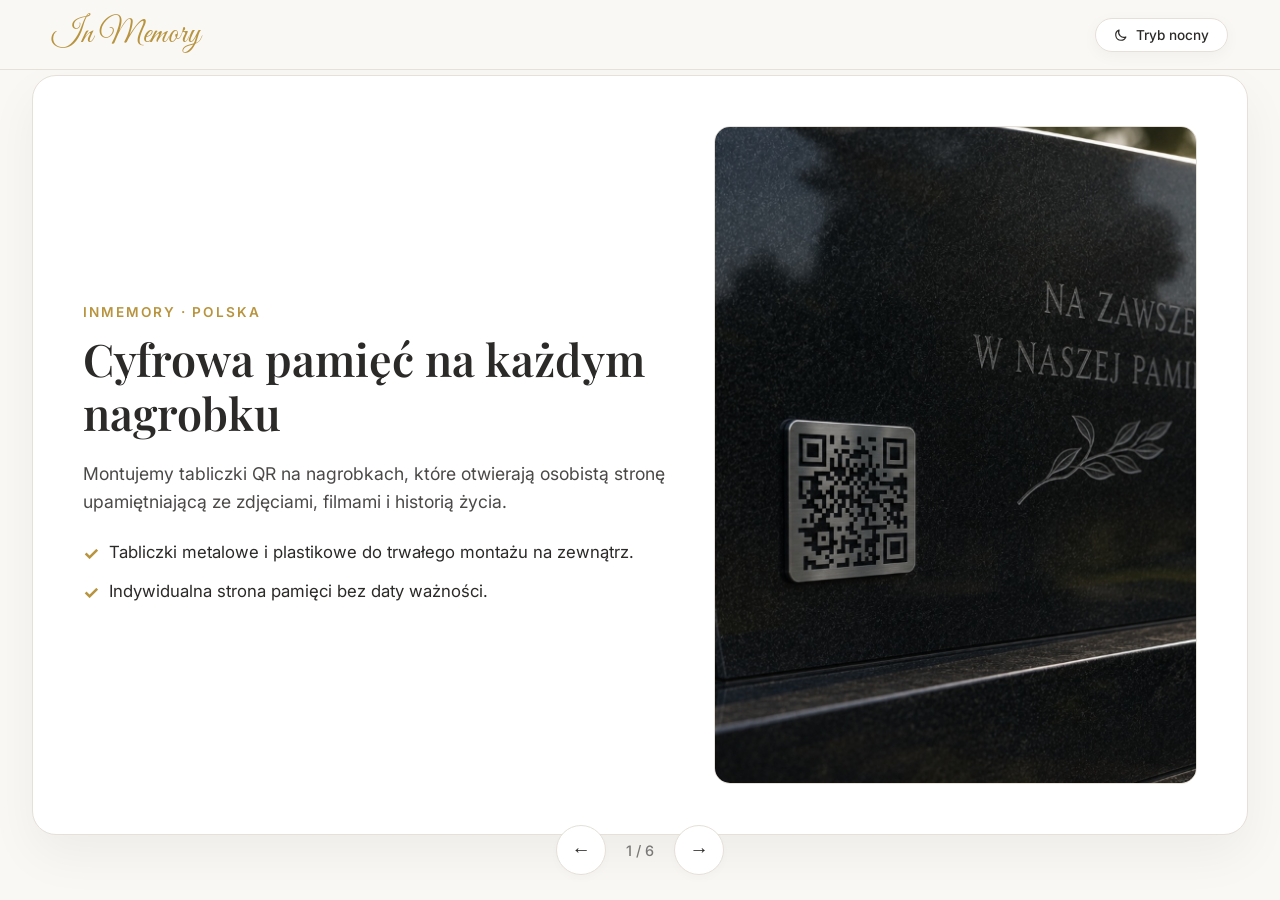
<file: offer.html>
<!DOCTYPE html>
<html lang="ru">
<head>
    <meta charset="UTF-8">
    <meta name="viewport" content="width=device-width, initial-scale=1.0, maximum-scale=1.0, user-scalable=no">
    <title>Prezentacja InMemory — Cyfrowa Pamięć</title>
    <link href="https://fonts.googleapis.com/css2?family=Inter:wght@300;400;500;600;700&family=Playfair+Display:ital,wght@0,400;0,600;1,400&family=Great+Vibes&display=swap" rel="stylesheet">
    <style>
        :root {
            --bg-color: #faf8f5;
            --text-color: #2c2a29;
            --accent-gold: #b8943f;
            --accent-gold-hover: #c9a84c;
            --border-color: #e5e0d8;
            --card-bg: #ffffff;
            --slide-transition: transform 0.6s cubic-bezier(0.16, 1, 0.3, 1), opacity 0.6s ease;
        }

        [data-theme="dark"] {
            --bg-color: #121110;
            --text-color: #e5e2dd;
            --accent-gold: #c9a84c;
            --accent-gold-hover: #dfbd66;
            --border-color: #2a2826;
            --card-bg: #1c1a19;
        }

        * {
            box-sizing: border-box;
            margin: 0;
            padding: 0;
        }

        body {
            font-family: 'Inter', sans-serif;
            background-color: var(--bg-color);
            color: var(--text-color);
            height: 100vh;
            overflow: hidden;
            display: flex;
            flex-direction: column;
            transition: background-color 0.4s ease, color 0.4s ease;
        }

                /* Site Header Navbar */
        .site-header {
            position: fixed;
            top: 0;
            left: 0;
            right: 0;
            height: 70px;
            background: rgba(250, 248, 245, 0.96);
            backdrop-filter: blur(30px);
            -webkit-backdrop-filter: blur(30px);
            border-bottom: 1px solid var(--border-color);
            z-index: 1000;
            transition: all 0.5s cubic-bezier(0.16, 1, 0.3, 1);
            touch-action: none;
            -webkit-user-select: none;
            user-select: none;
        }

        [data-theme="dark"] .site-header {
            background: rgba(18, 17, 16, 0.96);
        }

        .nav-container {
            max-width: 1200px;
            margin: 0 auto;
            height: 100%;
            display: flex;
            justify-content: space-between;
            align-items: center;
            padding: 0 12px;
            width: 100%;
        }

        /* Logo — Navbar */
        .nav-logo-link {
            display: block;
            text-decoration: none;
        }

        .nav-logo-text {
            font-family: 'Great Vibes', cursive;
            font-size: 2rem;
            font-weight: 400;
            letter-spacing: 0.02em;
            color: #B8943F;
            transition: opacity 0.4s ease;
            line-height: 1;
        }

        [data-theme="dark"] .nav-logo-text {
            color: #ffffff;
        }

        .nav-logo-link:hover .nav-logo-text {
            opacity: 0.75;
        }

        /* Theme Toggle Button */
        .theme-toggle {
            background: var(--card-bg);
            border: 1px solid var(--border-color);
            color: var(--text-color);
            padding: 8px 18px;
            border-radius: 30px;
            cursor: pointer;
            font-family: 'Inter', sans-serif;
            font-size: 0.85rem;
            font-weight: 500;
            display: flex;
            align-items: center;
            gap: 8px;
            box-shadow: 0 4px 16px rgba(0, 0, 0, 0.04);
            transition: all 0.5s cubic-bezier(0.16, 1, 0.3, 1);
            touch-action: none;
        }

        .theme-toggle:hover {
            transform: translateY(-1px) scale(1.03);
            box-shadow: 0 6px 20px rgba(0, 0, 0, 0.08);
        }

        /* Presentation Container — LARGER SLIDES */
        .presentation-container {
            flex: 1;
            position: relative;
            display: flex;
            align-items: center;
            justify-content: center;
            padding-top: 70px;
            padding-bottom: 60px;
        }

        .slide {
            position: absolute;
            width: 95%;
            max-width: 1280px;
            height: 85%;
            max-height: 760px;
            opacity: 0;
            pointer-events: none;
            transform: translateX(100px);
            transition: var(--slide-transition);
            display: grid;
            grid-template-columns: 1.1fr 0.9fr;
            gap: 40px;
            align-items: center;
            background: var(--card-bg);
            border: 1px solid var(--border-color);
            border-radius: 24px;
            padding: 50px;
            box-shadow: 0 20px 50px rgba(0,0,0,0.05);
        }

        [data-theme="dark"] .slide {
            box-shadow: 0 20px 50px rgba(0,0,0,0.3);
        }

        .slide.active {
            opacity: 1;
            pointer-events: auto;
            transform: translateX(0);
        }

        .slide.prev {
            transform: translateX(-100px);
        }

        /* Typography & Layout elements */
        .slide-info {
            display: flex;
            flex-direction: column;
            justify-content: center;
            align-items: flex-start;
            text-align: left;
            height: 100%;
        }

        .slide-tag {
            font-size: 0.85rem;
            text-transform: uppercase;
            letter-spacing: 0.15em;
            color: var(--accent-gold);
            font-weight: 600;
            margin-bottom: 12px;
        }

        .slide-title {
            font-family: 'Playfair Display', serif;
            font-size: 2.8rem;
            font-weight: 600;
            line-height: 1.2;
            margin-bottom: 20px;
            color: var(--text-color);
        }

        .slide-description {
            font-size: 1.1rem;
            line-height: 1.6;
            color: var(--text-color);
            opacity: 0.85;
            margin-bottom: 24px;
        }

        /* Media box with Cover style to expand fully */
        .slide-media {
            width: 100%;
            height: 100%;
            display: flex;
            align-items: center;
            justify-content: center;
            overflow: hidden;
            border-radius: 16px;
            border: 1px solid var(--border-color);
            position: relative;
            background: var(--bg-color);
        }

        .slide-media img {
            width: 100%;
            height: 100%;
            object-fit: cover;
            border-radius: 16px;
            transition: transform 0.8s cubic-bezier(0.16, 1, 0.3, 1);
        }

        .slide.active .slide-media img {
            transform: scale(1.02);
        }

        /* Lists */
        .features-list {
            list-style: none;
            display: flex;
            flex-direction: column;
            gap: 12px;
        }

        .features-list li {
            display: flex;
            align-items: flex-start;
            gap: 10px;
            font-size: 1.05rem;
            line-height: 1.45;
        }

        .features-list li::before {
            content: "✓";
            color: var(--accent-gold);
            font-weight: bold;
            font-size: 1.15rem;
        }

        /* Full layout option */
        .slide.full-layout {
            grid-template-columns: 1fr;
            max-width: 1000px;
            text-align: center;
        }

        .slide.full-layout .slide-info {
            align-items: center;
        }

        /* Navigation Buttons */
        .nav-nav-btns {
            position: absolute;
            bottom: 25px;
            display: flex;
            gap: 20px;
            align-items: center;
            z-index: 10;
            touch-action: none;
            -webkit-user-select: none;
            user-select: none;
        }

        .btn-nav {
            width: 50px;
            height: 50px;
            border-radius: 50%;
            border: 1px solid var(--border-color);
            background: var(--card-bg);
            color: var(--text-color);
            cursor: pointer;
            display: flex;
            align-items: center;
            justify-content: center;
            font-size: 1.2rem;
            transition: all 0.3s ease;
            box-shadow: 0 4px 10px rgba(0,0,0,0.02);
            touch-action: none;
            -webkit-tap-highlight-color: transparent;
        }

        .btn-nav:hover {
            border-color: var(--accent-gold);
            color: var(--accent-gold);
            transform: translateY(-2px);
        }

        .slide-counter {
            font-size: 0.9rem;
            font-weight: 500;
            opacity: 0.6;
        }

        /* Full Screen Media Slide */
        .slide.full-media-layout {
            grid-template-columns: 1fr;
            padding: 0;
            overflow: hidden;
            border: none;
        }
        .slide.full-media-layout .slide-media {
            border-radius: 24px;
            border: none;
        }

        /* Pricing Page Columns */
        .pricing-cols {
            display: grid;
            grid-template-columns: 1fr 1fr;
            gap: 24px;
            width: 100%;
            margin-top: 10px;
        }

        .pricing-card {
            background: var(--bg-color);
            border: 1px solid var(--border-color);
            border-radius: 16px;
            padding: 24px;
            display: flex;
            flex-direction: column;
            gap: 12px;
        }

        .pricing-card.premium {
            border-color: var(--accent-gold);
            box-shadow: 0 8px 30px rgba(184, 148, 63, 0.05);
            position: relative;
        }

        .pricing-card.premium::before {
            content: "РЕКОМЕНДУЕМ";
            position: absolute;
            top: -12px;
            right: 20px;
            background: var(--accent-gold);
            color: #fff;
            font-size: 0.7rem;
            font-weight: 700;
            padding: 4px 10px;
            border-radius: 10px;
            letter-spacing: 0.05em;
        }

        .pricing-card-title {
            font-size: 1.3rem;
            font-weight: 600;
            color: var(--text-color);
        }

        .pricing-card-price {
            font-size: 1.8rem;
            font-weight: 700;
            color: var(--accent-gold);
        }

        .pricing-features {
            list-style: none;
            display: flex;
            flex-direction: column;
            gap: 8px;
            font-size: 0.9rem;
            margin-top: 8px;
        }

        .pricing-features li {
            display: flex;
            align-items: flex-start;
            gap: 6px;
        }

        .pricing-features li::before {
            content: "•";
            color: var(--accent-gold);
            font-weight: bold;
        }

        /* Native Offer Table Styles */
        .offer-table-container {
            width: 100%;
            overflow-x: auto;
            background: #ffffff;
            border-radius: 12px;
            border: 1px solid #e2e8f0;
            box-shadow: 0 4px 15px rgba(0, 0, 0, 0.05);
            margin-top: 15px;
            -webkit-overflow-scrolling: touch;
        }
        .offer-table {
            width: 100%;
            border-collapse: collapse;
            font-family: inherit;
            text-align: center;
            min-width: 900px;
        }
        .offer-table th {
            background-color: #0b2240;
            color: #ffffff;
            font-weight: 600;
            font-size: 0.8rem;
            text-transform: uppercase;
            padding: 14px 8px;
            border: 1px solid #1e293b;
            letter-spacing: 0.03em;
        }
        .offer-table td {
            padding: 16px 8px;
            border: 1px solid #e2e8f0;
            color: #0f172a;
            vertical-align: middle;
        }
        .offer-table tr:nth-child(even) td {
            background-color: #f8fafc;
        }
        .offer-table .plan-num {
            font-size: 1.8rem;
            font-weight: 800;
            color: #0b2240;
            line-height: 1;
        }
        .offer-table .plan-name {
            font-size: 1.15rem;
            font-weight: 700;
            color: #0b2240;
            margin-bottom: 10px;
        }
        .offer-table .price-val {
            font-size: 1.45rem;
            font-weight: 700;
            color: #0b2240;
        }
        .offer-table .price-val.gold {
            color: #cf9834;
        }
        .offer-table .features-cell {
            text-align: left;
            padding-left: 20px;
            font-size: 0.85rem;
            line-height: 1.4;
            color: #334155;
        }
        .offer-table .features-cell ul {
            list-style: none;
            margin: 0;
            padding: 0;
        }
        .offer-table .features-cell li {
            display: flex;
            align-items: center;
            gap: 8px;
            margin-bottom: 6px;
        }
        .offer-table .features-cell li.unchecked {
            color: #94a3b8;
            opacity: 0.65;
        }
        .offer-footer {
            display: flex;
            justify-content: space-between;
            gap: 20px;
            margin-top: 15px;
            width: 100%;
        }
        .offer-footer-card {
            display: flex;
            align-items: center;
            gap: 12px;
            background: #f8fafc;
            padding: 10px 15px;
            border-radius: 8px;
            border: 1px solid #e2e8f0;
            flex: 1;
            font-size: 0.85rem;
            color: #334155;
            text-align: left;
        }
        .qr-badge-box {
            display: flex;
            align-items: center;
            justify-content: center;
            width: 44px;
            height: 44px;
            border-radius: 8px;
            border: 1.5px solid #0b2240;
            background: #ffffff;
            flex-shrink: 0;
        }
        .qr-badge-box.gold {
            border-color: #cf9834;
            background: #fffdf5;
        }

        /* =============================================
           ROBUST MOBILE LAYOUT — all phones covered
           ============================================= */
        @media (max-width: 900px) {
            html, body {
                width: 100%;
                max-width: 100%;
                overflow-x: hidden;
                overflow-y: hidden;
                height: 100dvh;
            }

            /* Presentation wrapper */
            .presentation-container {
                position: fixed;
                top: 70px;
                bottom: 0;
                left: 0;
                right: 0;
                padding: 0;
                overflow: hidden;
            }

            /* Slide base — fits between header and nav buttons */
            .slide {
                position: absolute;
                top: 8px;
                bottom: 64px;
                left: 8px;
                right: 8px;
                width: auto;
                height: auto;
                max-height: none;
                grid-template-columns: minmax(0, 1fr);
                grid-template-rows: minmax(0, 1.1fr) minmax(0, 0.9fr);
                gap: 10px;
                padding: 12px;
                overflow: hidden;
            }

            /* Pricing slide — allow internal scroll */
            .slide[style*="overflow-y: auto"] {
                overflow-y: auto !important;
                -webkit-overflow-scrolling: touch;
                grid-template-rows: none;
            }

            /* Text: scale with viewport height using clamp */
            .slide-tag {
                font-size: clamp(0.65rem, 1.5vh, 0.8rem);
                margin-bottom: clamp(2px, 0.5vh, 6px);
            }
            .slide-title {
                font-size: clamp(1.15rem, 3.5vh, 1.6rem);
                margin-bottom: clamp(4px, 1vh, 8px);
                line-height: 1.2;
            }
            .slide-description {
                font-size: clamp(0.78rem, 2vh, 0.92rem);
                line-height: 1.3;
                margin-bottom: clamp(4px, 1.2vh, 10px);
            }
            .features-list {
                gap: clamp(4px, 1vh, 8px);
            }
            .features-list li {
                font-size: clamp(0.76rem, 1.8vh, 0.9rem);
                line-height: 1.2;
            }
            .features-list li::before {
                font-size: clamp(0.85rem, 2vh, 1rem);
            }

            /* Slide info block */
            .slide-info {
                width: 100%;
                min-width: 0;
                min-height: 0;
                overflow: hidden;
                justify-content: flex-start;
                height: auto;
            }

            /* Media block */
            .slide-media {
                width: 100%;
                min-height: 0;
                max-height: none;
                padding: 0;
                margin: 0;
                border: none;
                border-radius: 12px;
                overflow: hidden;
            }
            .slide-media img {
                width: 100%;
                height: 100%;
                object-fit: cover;
                border-radius: 12px;
            }

            /* Nav buttons */
            .nav-nav-btns {
                position: absolute;
                bottom: 10px;
                left: 50%;
                transform: translateX(-50%);
                width: auto;
                z-index: 20;
            }
            .btn-nav {
                width: clamp(34px, 8vw, 44px);
                height: clamp(34px, 8vw, 44px);
                font-size: clamp(0.85rem, 2vw, 1.1rem);
            }

            /* Pricing cards */
            .pricing-cols {
                grid-template-columns: 1fr 1fr;
                gap: 8px;
            }
            .pricing-card {
                padding: 10px;
            }
            .pricing-card-title {
                font-size: clamp(0.85rem, 2.5vw, 1.05rem);
            }
            .pricing-card-price {
                font-size: clamp(1.1rem, 4vw, 1.5rem);
            }

            /* Table */
            .offer-table-container {
                zoom: 0.45;
                overflow-x: hidden;
                margin-top: 10px;
            }
            .offer-table {
                min-width: 850px;
            }
            .offer-footer {
                flex-direction: column;
                gap: 10px;
            }
            .offer-footer-card {
                min-width: 0;
                width: 100%;
            }
        }

        /* Telegram Webview Warning Banner */
        .tg-banner {
            display: none;
            position: fixed;
            top: 0;
            left: 0;
            right: 0;
            background: #0b2240;
            color: #ffffff;
            z-index: 99999;
            padding: 14px 20px;
            font-size: 0.88rem;
            line-height: 1.4;
            box-shadow: 0 4px 15px rgba(0,0,0,0.15);
            border-bottom: 2px solid var(--accent-gold);
            animation: slideDown 0.4s cubic-bezier(0.16, 1, 0.3, 1);
        }
        .tg-banner-container {
            display: flex;
            align-items: center;
            justify-content: space-between;
            max-width: 1200px;
            margin: 0 auto;
            gap: 15px;
        }
        .tg-banner-text {
            flex: 1;
            font-weight: 500;
        }
        .tg-banner-close {
            background: rgba(255, 255, 255, 0.15);
            border: none;
            color: white;
            padding: 6px 12px;
            border-radius: 8px;
            font-size: 0.8rem;
            font-weight: 700;
            cursor: pointer;
            transition: background 0.2s;
        }
        .tg-banner-close:hover {
            background: rgba(255, 255, 255, 0.25);
        }
        @keyframes slideDown {
            from { transform: translateY(-100%); }
            to { transform: translateY(0); }
        }
        /* Offset presentation top padding when banner is visible */
        body.tg-active .top-bar {
            top: 70px;
        }
        body.tg-active .presentation-container {
            padding-top: 130px;
        }
        @media (max-width: 600px) {
            body.tg-active .top-bar {
                top: 86px;
            }
            body.tg-active .presentation-container {
                padding-top: 146px;
            }
        }
        
    </style>
</head>
<body>

    <!-- Telegram Helper Banner -->
    <div id="telegram-banner" class="tg-banner">
        <div class="tg-banner-container">
            <div class="tg-banner-text">
                📱 <strong>Dla najlepszego działania:</strong> kliknij <strong>•••</strong> w prawym górnym rogu i wybierz <strong>"Otwórz w Safari"</strong>.
            </div>
            <button class="tg-banner-close" onclick="closeTGBanner()">Rozumiem</button>
        </div>
    </div>

    <!-- Top Bar -->
    <!-- Навигационная панель (Header) -->
    <header class="site-header">
        <div class="nav-container">
            <a href="/example" class="nav-logo-link" aria-label="In Memory">
                <span class="nav-logo-text">In Memory</span>
            </a>
            <button id="theme-toggle-btn" class="theme-toggle" aria-label="Przełącz motyw graficzny">
                Tryb ciemny
            </button>
        </div>
    </header>

    <!-- Presentation slides -->
    <main class="presentation-container">

        <!-- Slide 1: Welcome -->
        <div class="slide active">
            <div class="slide-info">
                <span class="slide-tag">InMemory · Polska</span>
                <h1 class="slide-title">Cyfrowa pamięć na każdym nagrobku</h1>
                <p class="slide-description">Montujemy tabliczki QR na nagrobkach, które otwierają osobistą stronę upamiętniającą ze zdjęciami, filmami i historią życia.</p>
                <ul class="features-list">
                    <li>Tabliczki metalowe i plastikowe do trwałego montażu na zewnątrz.</li>
                    <li>Indywidualna strona pamięci bez daty ważności.</li>
                </ul>
            </div>
            <div class="slide-media">
                <img src="monument_wide.jpg" alt="Nagrobek z kodem QR">
            </div>
        </div>

        <!-- Slide 2: The Core Product -->
        <div class="slide">
            <div class="slide-info">
                <span class="slide-tag">Jak to działa</span>
                <h1 class="slide-title">Skan — i strona gotowa</h1>
                <p class="slide-description">Tabliczka z kodem QR jest mocowana do nagrobka. Zeskanowanie dowolnym smartfonem — bez aplikacji — otwiera stronę upamiętniającą.</p>
                <ul class="features-list">
                    <li>Działa z każdym smartfonem przez standardową kamerę.</li>
                    <li>Dostęp do strony — o każdej porze, bezpośrednio przy grobie.</li>
                    <li>Treść zarządzana przez rodzinę: tryb publiczny lub prywatny.</li>
                </ul>
            </div>
            <div class="slide-media" style="background: none; border: none;">
                <picture style="width: 100%; height: 100%; display: block;">
                    <source media="(max-width: 900px)" srcset="card_qr_landscape.jpg">
                    <img src="card_qr_square.jpg" alt="Wizytówka InMemory" style="width: 100%; height: 100%; object-fit: cover; border-radius: 16px; border: 1px solid var(--border-color);">
                </picture>
            </div>
        </div>

        <!-- Slide 3: Durability -->
        <div class="slide">
            <div class="slide-info">
                <span class="slide-tag">Materiały</span>
                <h1 class="slide-title">Dwa formaty.</h1>
                <p class="slide-description">Tabliczki są zaprojektowane do stałego montażu na zewnątrz i nie wymagają konserwacji.</p>
                <ul class="features-list">
                    <li><strong>Plastik:</strong> Imitacja metalu — wygląd premium, odporny na wilgoć, mróz i promieniowanie UV.</li>
                    <li><strong>Metal:</strong> Stal nierdzewna z grawerem laserowym. Format premium.</li>
                    <li>Nie blakną, nie odkształcają się, nie wymagają wymiany.</li>
                </ul>
            </div>
            <div class="slide-media" style="background: none; border: none;">
                <picture style="width: 100%; height: 100%; display: block;">
                    <source media="(max-width: 900px)" srcset="monument_qr_landscape.jpg">
                    <img src="monument_qr_square.jpg" alt="Zbliżenie tabliczki pamiątkowej" style="width: 100%; height: 100%; object-fit: cover; border-radius: 16px; border: 1px solid var(--border-color);">
                </picture>
            </div>
        </div>

        <!-- Slide 5: Cennik — mobile-first toggle design -->
        <div class="slide" style="grid-template-columns: 1fr; padding: clamp(12px, 2vh, 28px) clamp(10px, 2vw, 20px); overflow-y: auto;">
            <div style="display: flex; flex-direction: column; width: 100%; max-width: 680px; margin: 0 auto; gap: clamp(10px, 1.8vh, 18px);">

                <!-- Header -->
                <div>
                    <span class="slide-tag">Cennik</span>
                    <h1 class="slide-title" style="font-size: clamp(1.6rem, 4vw, 2.4rem); margin-bottom: 4px; margin-top: 6px;">Wybierz pakiet</h1>
                    <p style="font-size: 0.9rem; opacity: 0.6; margin: 0;">Cena zależy od wybranego kodu QR</p>
                </div>

                <!-- QR Toggle -->
                <div style="display: flex; background: var(--card-bg); border: 1px solid var(--border-color); border-radius: 14px; padding: 4px; gap: 4px;">
                    <button onclick="setQR('plastik')" id="btn-plastik"
                        style="flex: 1; padding: clamp(8px, 1.2vh, 10px) clamp(10px, 2vw, 14px); border-radius: 10px; border: none; cursor: pointer; font-size: clamp(0.75rem, 1.8vh, 0.85rem); font-weight: 700; font-family: inherit; transition: all 0.25s ease; background: #0b2240; color: #fff; box-shadow: 0 2px 8px rgba(11,34,64,0.2); display: flex; align-items: center; justify-content: center; gap: 7px;">
                        <!-- Shield / plastic icon -->
                        <svg width="15" height="15" viewBox="0 0 24 24" fill="none" stroke="currentColor" stroke-width="2.2" stroke-linecap="round" stroke-linejoin="round"><path d="M12 2L3 7v5c0 5.25 3.75 10.15 9 11.35C17.25 22.15 21 17.25 21 12V7L12 2z"/></svg>
                        Plastikowy QR
                    </button>
                    <button onclick="setQR('metal')" id="btn-metal"
                        style="flex: 1; padding: clamp(8px, 1.2vh, 10px) clamp(10px, 2vw, 14px); border-radius: 10px; border: none; cursor: pointer; font-size: clamp(0.75rem, 1.8vh, 0.85rem); font-weight: 700; font-family: inherit; transition: all 0.25s ease; background: transparent; color: var(--text-color); opacity: 0.5; display: flex; align-items: center; justify-content: center; gap: 7px;">
                        <!-- Diamond / metal icon -->
                        <svg width="15" height="15" viewBox="0 0 24 24" fill="none" stroke="currentColor" stroke-width="2.2" stroke-linecap="round" stroke-linejoin="round"><polygon points="12 2 22 8.5 22 15.5 12 22 2 15.5 2 8.5 12 2"/></svg>
                        Metalowy QR
                    </button>
                </div>

                <!-- Cards grid -->
                <div style="display: grid; grid-template-columns: 1fr 1fr; gap: clamp(8px, 1.5vw, 14px);">

                    <!-- Card: Zwykły -->
                    <div style="background: var(--card-bg); border: 1.5px solid var(--border-color); border-radius: 20px; padding: clamp(12px, 2vh, 20px) clamp(10px, 2vw, 16px); display: flex; flex-direction: column; gap: clamp(8px, 1.5vh, 12px);">
                        <div>
                            <div style="font-size: 0.7rem; font-weight: 700; text-transform: uppercase; letter-spacing: 0.09em; opacity: 0.4; margin-bottom: 4px;">Zwykły</div>
                            <div id="price-zwykly" style="font-size: clamp(1.5rem, 5vw, 2rem); font-weight: 900; color: var(--text-color); line-height: 1; transition: all 0.3s ease;">399 zł</div>
                            <div id="sub-zwykly" style="font-size: 0.7rem; opacity: 0.45; margin-top: 4px;">z plastikowym QR</div>
                        </div>
                        <div style="height: 1px; background: var(--border-color);"></div>
                        <ul style="list-style: none; padding: 0; margin: 0; display: flex; flex-direction: column; gap: clamp(6px, 1vh, 9px);">
                            <li style="display: flex; align-items: flex-start; gap: 8px; font-size: 0.78rem; line-height: 1.3;">
                                <svg width="14" height="14" viewBox="0 0 24 24" fill="none" stroke="var(--accent-gold)" stroke-width="2.5" stroke-linecap="round" stroke-linejoin="round" style="flex-shrink:0;margin-top:1px"><circle cx="12" cy="12" r="10"/><polyline points="7 12 10.5 15.5 17 9"/></svg>
                                <span>Strona do 15 zdjęć</span>
                            </li>
                            <li style="display: flex; align-items: flex-start; gap: 8px; font-size: 0.78rem; line-height: 1.3;">
                                <svg width="14" height="14" viewBox="0 0 24 24" fill="none" stroke="var(--accent-gold)" stroke-width="2.5" stroke-linecap="round" stroke-linejoin="round" style="flex-shrink:0;margin-top:1px"><circle cx="12" cy="12" r="10"/><polyline points="7 12 10.5 15.5 17 9"/></svg>
                                <span>Podstawowy design</span>
                            </li>
                            <li style="display: flex; align-items: flex-start; gap: 8px; font-size: 0.78rem; line-height: 1.3; opacity: 0.3;">
                                <svg width="14" height="14" viewBox="0 0 24 24" fill="none" stroke="currentColor" stroke-width="2" stroke-linecap="round" style="flex-shrink:0;margin-top:1px"><line x1="18" y1="6" x2="6" y2="18"/><line x1="6" y1="6" x2="18" y2="18"/></svg>
                                <span>Bezlimitowe zdjęcia</span>
                            </li>
                            <li style="display: flex; align-items: flex-start; gap: 8px; font-size: 0.78rem; line-height: 1.3; opacity: 0.3;">
                                <svg width="14" height="14" viewBox="0 0 24 24" fill="none" stroke="currentColor" stroke-width="2" stroke-linecap="round" style="flex-shrink:0;margin-top:1px"><line x1="18" y1="6" x2="6" y2="18"/><line x1="6" y1="6" x2="18" y2="18"/></svg>
                                <span>Rozszerzony design</span>
                            </li>
                            <li style="display: flex; align-items: flex-start; gap: 8px; font-size: 0.78rem; line-height: 1.3; opacity: 0.3;">
                                <svg width="14" height="14" viewBox="0 0 24 24" fill="none" stroke="currentColor" stroke-width="2" stroke-linecap="round" style="flex-shrink:0;margin-top:1px"><line x1="18" y1="6" x2="6" y2="18"/><line x1="6" y1="6" x2="18" y2="18"/></svg>
                                <span>Retusz 10 zdjęć</span>
                            </li>
                            <li style="display: flex; align-items: flex-start; gap: 8px; font-size: 0.78rem; line-height: 1.3; opacity: 0.3;">
                                <svg width="14" height="14" viewBox="0 0 24 24" fill="none" stroke="currentColor" stroke-width="2" stroke-linecap="round" style="flex-shrink:0;margin-top:1px"><line x1="18" y1="6" x2="6" y2="18"/><line x1="6" y1="6" x2="18" y2="18"/></svg>
                                <span>Neuro-film</span>
                            </li>
                        </ul>
                    </div>

                    <!-- Card: Premium -->
                    <div style="background: linear-gradient(155deg, #0b2240 0%, #163554 100%); border: 1.5px solid #1e3f63; border-radius: 20px; padding: clamp(12px, 2vh, 20px) clamp(10px, 2vw, 16px); display: flex; flex-direction: column; gap: clamp(8px, 1.5vh, 12px); position: relative;">
                        <div style="position: absolute; top: -11px; left: 50%; transform: translateX(-50%); background: var(--accent-gold); color: #fff; font-size: 0.62rem; font-weight: 800; text-transform: uppercase; padding: 4px 12px; border-radius: 20px; letter-spacing: 0.08em; white-space: nowrap; box-shadow: 0 3px 10px rgba(184,148,63,0.4); display: flex; align-items: center; gap: 4px;">
                            <svg width="10" height="10" viewBox="0 0 24 24" fill="currentColor"><polygon points="12 2 15.09 8.26 22 9.27 17 14.14 18.18 21.02 12 17.77 5.82 21.02 7 14.14 2 9.27 8.91 8.26 12 2"/></svg>
                            Premium
                        </div>
                        <div>
                            <div style="font-size: 0.7rem; font-weight: 700; text-transform: uppercase; letter-spacing: 0.09em; color: rgba(255,255,255,0.4); margin-bottom: 4px;">Premium</div>
                            <div id="price-premium" style="font-size: clamp(1.5rem, 5vw, 2rem); font-weight: 900; color: var(--accent-gold); line-height: 1; transition: all 0.3s ease;">599 zł</div>
                            <div id="sub-premium" style="font-size: 0.7rem; color: rgba(255,255,255,0.4); margin-top: 4px;">z plastikowym QR</div>
                        </div>
                        <div style="height: 1px; background: rgba(255,255,255,0.1);"></div>
                        <ul style="list-style: none; padding: 0; margin: 0; display: flex; flex-direction: column; gap: clamp(6px, 1vh, 9px);">
                            <li style="display: flex; align-items: flex-start; gap: 8px; font-size: 0.78rem; line-height: 1.3; color: rgba(255,255,255,0.9);">
                                <svg width="14" height="14" viewBox="0 0 24 24" fill="none" stroke="var(--accent-gold)" stroke-width="2.5" stroke-linecap="round" stroke-linejoin="round" style="flex-shrink:0;margin-top:1px"><circle cx="12" cy="12" r="10"/><polyline points="7 12 10.5 15.5 17 9"/></svg>
                                <span>Strona do 15 zdjęć</span>
                            </li>
                            <li style="display: flex; align-items: flex-start; gap: 8px; font-size: 0.78rem; line-height: 1.3; color: rgba(255,255,255,0.9);">
                                <svg width="14" height="14" viewBox="0 0 24 24" fill="none" stroke="var(--accent-gold)" stroke-width="2.5" stroke-linecap="round" stroke-linejoin="round" style="flex-shrink:0;margin-top:1px"><circle cx="12" cy="12" r="10"/><polyline points="7 12 10.5 15.5 17 9"/></svg>
                                <span>Podstawowy design</span>
                            </li>
                            <li style="display: flex; align-items: flex-start; gap: 8px; font-size: 0.78rem; line-height: 1.3; color: rgba(255,255,255,0.9);">
                                <svg width="14" height="14" viewBox="0 0 24 24" fill="none" stroke="var(--accent-gold)" stroke-width="2.5" stroke-linecap="round" stroke-linejoin="round" style="flex-shrink:0;margin-top:1px"><circle cx="12" cy="12" r="10"/><polyline points="7 12 10.5 15.5 17 9"/></svg>
                                <span>Bezlimitowe zdjęcia</span>
                            </li>
                            <li style="display: flex; align-items: flex-start; gap: 8px; font-size: 0.78rem; line-height: 1.3; color: rgba(255,255,255,0.9);">
                                <svg width="14" height="14" viewBox="0 0 24 24" fill="none" stroke="var(--accent-gold)" stroke-width="2.5" stroke-linecap="round" stroke-linejoin="round" style="flex-shrink:0;margin-top:1px"><circle cx="12" cy="12" r="10"/><polyline points="7 12 10.5 15.5 17 9"/></svg>
                                <span>Rozszerzony design</span>
                            </li>
                            <li style="display: flex; align-items: flex-start; gap: 8px; font-size: 0.78rem; line-height: 1.3; color: rgba(255,255,255,0.9);">
                                <svg width="14" height="14" viewBox="0 0 24 24" fill="none" stroke="var(--accent-gold)" stroke-width="2.5" stroke-linecap="round" stroke-linejoin="round" style="flex-shrink:0;margin-top:1px"><circle cx="12" cy="12" r="10"/><polyline points="7 12 10.5 15.5 17 9"/></svg>
                                <span>Retusz 10 zdjęć</span>
                            </li>
                            <li style="display: flex; align-items: flex-start; gap: 8px; font-size: 0.78rem; line-height: 1.3; color: rgba(255,255,255,0.9);">
                                <svg width="14" height="14" viewBox="0 0 24 24" fill="none" stroke="var(--accent-gold)" stroke-width="2.5" stroke-linecap="round" stroke-linejoin="round" style="flex-shrink:0;margin-top:1px"><circle cx="12" cy="12" r="10"/><polyline points="7 12 10.5 15.5 17 9"/></svg>
                                <span>Neuro-film</span>
                            </li>
                        </ul>
                    </div>

                </div>

                <!-- Info strip -->
                <div style="display: grid; grid-template-columns: 1fr 1fr; gap: 10px;">
                    <div style="background: var(--card-bg); border: 1px solid var(--border-color); border-radius: 12px; padding: 12px 14px; display: flex; align-items: center; gap: 10px;">
                        <div style="width: 34px; height: 34px; background: #0b2240; border-radius: 10px; display: flex; align-items: center; justify-content: center; flex-shrink: 0;">
                            <svg width="17" height="17" viewBox="0 0 24 24" fill="none" stroke="#fff" stroke-width="2" stroke-linecap="round" stroke-linejoin="round"><path d="M12 2L3 7v5c0 5.25 3.75 10.15 9 11.35C17.25 22.15 21 17.25 21 12V7L12 2z"/></svg>
                        </div>
                        <div>
                            <div style="font-size: 0.78rem; font-weight: 700;">Plastikowy QR</div>
                            <div style="font-size: 0.68rem; opacity: 0.5; margin-top: 1px;">Odporny na pogodę</div>
                        </div>
                    </div>
                    <div style="background: var(--card-bg); border: 1px solid var(--border-color); border-radius: 12px; padding: 12px 14px; display: flex; align-items: center; gap: 10px;">
                        <div style="width: 34px; height: 34px; background: linear-gradient(135deg, #b8943f, #d4aa5a); border-radius: 10px; display: flex; align-items: center; justify-content: center; flex-shrink: 0;">
                            <svg width="17" height="17" viewBox="0 0 24 24" fill="none" stroke="#fff" stroke-width="2" stroke-linecap="round" stroke-linejoin="round"><polygon points="12 2 22 8.5 22 15.5 12 22 2 15.5 2 8.5 12 2"/></svg>
                        </div>
                        <div>
                            <div style="font-size: 0.78rem; font-weight: 700;">Metalowy QR</div>
                            <div style="font-size: 0.68rem; opacity: 0.5; margin-top: 1px;">Elegancki, na pomnik</div>
                        </div>
                    </div>
                </div>

            </div>
        </div>

        <script>
        function setQR(type) {
            const btnPlastik = document.getElementById('btn-plastik');
            const btnMetal = document.getElementById('btn-metal');
            const priceZwykly = document.getElementById('price-zwykly');
            const pricePremium = document.getElementById('price-premium');
            const subZwykly = document.getElementById('sub-zwykly');
            const subPremium = document.getElementById('sub-premium');

            if (type === 'plastik') {
                btnPlastik.style.background = '#0b2240';
                btnPlastik.style.color = '#fff';
                btnPlastik.style.opacity = '1';
                btnPlastik.style.boxShadow = '0 2px 8px rgba(11,34,64,0.2)';
                btnMetal.style.background = 'transparent';
                btnMetal.style.color = 'var(--text-color)';
                btnMetal.style.opacity = '0.45';
                btnMetal.style.boxShadow = 'none';
                priceZwykly.textContent = '399 zł';
                pricePremium.textContent = '599 zł';
                subZwykly.textContent = 'z plastikowym QR';
                subPremium.textContent = 'z plastikowym QR';
            } else {
                btnMetal.style.background = '#b8943f';
                btnMetal.style.color = '#fff';
                btnMetal.style.opacity = '1';
                btnMetal.style.boxShadow = '0 2px 8px rgba(184,148,63,0.3)';
                btnPlastik.style.background = 'transparent';
                btnPlastik.style.color = 'var(--text-color)';
                btnPlastik.style.opacity = '0.45';
                btnPlastik.style.boxShadow = 'none';
                priceZwykly.textContent = '499 zł';
                pricePremium.textContent = '699 zł';
                subZwykly.textContent = 'z metalowym QR';
                subPremium.textContent = 'z metalowym QR';
            }
        }
        </script>



        <!-- Slide 6: Partner Program -->
        <div class="slide">
            <div class="slide-info">
                <span class="slide-tag">Program partnerski</span>
                <h1 class="slide-title">Dla kamieniarzy</h1>
                <p class="slide-description">Gotowy model współpracy bez inwestycji i wiedzy technicznej.</p>
                <ul class="features-list">
                    <li><strong>Prowizja od każdej sprzedaży</strong> — stała, przejrzysta, bez minimalnego progu.</li>
                    <li><strong>Twoje zadanie — przekazać tabliczkę klientowi.</strong> Reszta — tworzenie strony, uzupełnianie, wsparcie — leży po naszej stronie.</li>
                    <li><strong>Żadnych wymagań technicznych</strong> — działa jako dodatkowa usługa do Twojej oferty.</li>
                </ul>
            </div>
            <div class="slide-media">
                <img src="monument_wide.jpg" alt="Współpraca">
            </div>
        </div>

        <!-- Slide 7: Contacts -->
        <div class="slide full-layout">
            <div class="slide-info">
                <span class="slide-tag">Kontakt</span>
                <h1 class="slide-title">Skontaktuj się z nami</h1>
                <p class="slide-description" style="max-width: 560px; margin-bottom: 30px;">
                    Jesteśmy gotowi omówić współpracę. Na żądanie wyślemy bezpłatną próbkę tabliczki. Działamy na terenie całej Polski.
                </p>

                <div style="display: flex; flex-direction: column; gap: 14px; margin-bottom: 32px;">
                    <div style="display: flex; align-items: center; gap: 12px; font-size: 1.15rem; font-weight: 600;">
                        <span style="color: var(--accent-gold); font-size: 1.1rem;">📞</span>
                        <a href="tel:+48733590547" style="color: var(--text-color); text-decoration: none;">+48 733 590 547</a>
                    </div>
                    <div style="display: flex; align-items: center; gap: 12px; font-size: 1.15rem; font-weight: 600;">
                        <span style="color: var(--accent-gold); font-size: 1.1rem;">📞</span>
                        <a href="tel:+48731575536" style="color: var(--text-color); text-decoration: none;">+48 731 575 536</a>
                    </div>
                    <div style="display: flex; align-items: center; gap: 12px; font-size: 1.05rem;">
                        <span style="color: var(--accent-gold); font-size: 1.1rem;">✉️</span>
                        <a href="mailto:in.memory.support@gmail.com" style="color: var(--text-color); text-decoration: none; border-bottom: 1px dashed var(--accent-gold);">in.memory.support@gmail.com</a>
                    </div>
                </div>

                <p style="font-size: 0.9rem; opacity: 0.5; max-width: 480px;">
                    Możliwe osobiste spotkanie w Twoim zakładzie.
                </p>
            </div>
        </div>

        <!-- Navigation buttons -->
        <div class="nav-nav-btns">
            <button class="btn-nav" id="prev-btn">←</button>
            <span class="slide-counter" id="counter-txt">1 / 6</span>
            <button class="btn-nav" id="next-btn">→</button>
        </div>

    </main>

    <script>
        const slides = document.querySelectorAll('.slide');
        const prevBtn = document.getElementById('prev-btn');
        const nextBtn = document.getElementById('next-btn');
        const counterTxt = document.getElementById('counter-txt');
        const themeBtn = document.getElementById('theme-btn');
        
        let currentSlide = 0;

        function updateSlides() {
            slides.forEach((slide, idx) => {
                slide.classList.remove('active', 'prev');
                if (idx === currentSlide) {
                    slide.classList.add('active');
                } else if (idx < currentSlide) {
                    slide.classList.add('prev');
                }
            });
            counterTxt.textContent = `${currentSlide + 1} / ${slides.length}`;
        }

        prevBtn.addEventListener('click', () => {
            if (currentSlide > 0) {
                currentSlide--;
                updateSlides();
            }
        });

        nextBtn.addEventListener('click', () => {
            if (currentSlide < slides.length - 1) {
                currentSlide++;
                updateSlides();
            }
        });

        // Key controls
        document.addEventListener('keydown', (e) => {
            if (e.key === 'ArrowRight' || e.key === ' ') {
                if (currentSlide < slides.length - 1) {
                    currentSlide++;
                    updateSlides();
                }
            } else if (e.key === 'ArrowLeft') {
                if (currentSlide > 0) {
                    currentSlide--;
                    updateSlides();
                }
            }
        });

        // Touch swipe controls
        let touchStartX = 0;
        let touchEndX = 0;
        
        const presentationContainer = document.querySelector('.presentation-container');
        
        presentationContainer.addEventListener('touchstart', (e) => {
            touchStartX = e.changedTouches[0].screenX;
        }, { passive: true });
        
        presentationContainer.addEventListener('touchend', (e) => {
            touchEndX = e.changedTouches[0].screenX;
            handleSwipe();
        }, { passive: true });
        
        function handleSwipe() {
            const swipeThreshold = 50; // minimum distance in px
            if (touchEndX < touchStartX - swipeThreshold) {
                // Swipe left -> Next slide
                if (currentSlide < slides.length - 1) {
                    currentSlide++;
                    updateSlides();
                }
            }
            if (touchEndX > touchStartX + swipeThreshold) {
                // Swipe right -> Prev slide
                if (currentSlide > 0) {
                    currentSlide--;
                    updateSlides();
                }
            }
        }

        // Dark/Light toggle matching main site
        const themeToggleBtn = document.getElementById('theme-toggle-btn');
        if (themeToggleBtn) {
            const currentTheme = localStorage.getItem('theme') || 'light';
            document.documentElement.setAttribute('data-theme', currentTheme);
            updateThemeButtonText(themeToggleBtn, currentTheme);

            themeToggleBtn.addEventListener('click', () => {
                const theme = document.documentElement.getAttribute('data-theme');
                const newTheme = theme === 'dark' ? 'light' : 'dark';
                
                document.documentElement.setAttribute('data-theme', newTheme);
                localStorage.setItem('theme', newTheme);
                updateThemeButtonText(themeToggleBtn, newTheme);
            });
        }

        function updateThemeButtonText(button, theme) {
            if (theme === 'dark') {
                button.innerHTML = `
                    <svg width="14" height="14" fill="none" stroke="currentColor" stroke-width="2" viewBox="0 0 24 24"><path stroke-linecap="round" stroke-linejoin="round" d="M12 3v1m0 16v1m9-9h-1M4 12H3m15.364-6.364l-.707.707M6.343 17.657l-.707.707m0-12.728l.707.707m12.728 12.728l.707.707M12 8a4 4 0 100 8 4 4 0 000-8z"/></svg>
                    Tryb dzienny
                `;
            } else {
                button.innerHTML = `
                    <svg width="14" height="14" fill="none" stroke="currentColor" stroke-width="2" viewBox="0 0 24 24"><path stroke-linecap="round" stroke-linejoin="round" d="M20.354 15.354A9 9 0 018.646 3.646 9.003 9.003 0 0012 21a9.003 9.003 0 008.354-5.646z"/></svg>
                    Tryb nocny
                `;
            }
        }

        // Telegram detector & android auto-opener
        (function detectTelegram() {
            const ua = navigator.userAgent || navigator.vendor || window.opera;
            const isTelegram = ua.indexOf('Telegram') > -1;
            const isAndroid = /Android/i.test(ua);
            const isIOS = /iPhone|iPad|iPod/i.test(ua);

            if (isTelegram) {
                if (isAndroid) {
                    // Try to force launch Android Chrome externally
                    const currentUrl = window.location.href.replace(/^https?:\/\//, '');
                    window.location.href = 'intent://' + currentUrl + '#Intent;scheme=https;package=com.android.chrome;end';
                } else if (isIOS) {
                    // Show custom beautiful helper banner on iPhone
                    document.body.classList.add('tg-active');
                    document.getElementById('telegram-banner').style.display = 'block';
                }
            }
        })();

        function closeTGBanner() {
            document.body.classList.remove('tg-active');
            document.getElementById('telegram-banner').style.display = 'none';
        }
    </script>
</body>
</html>
</file>
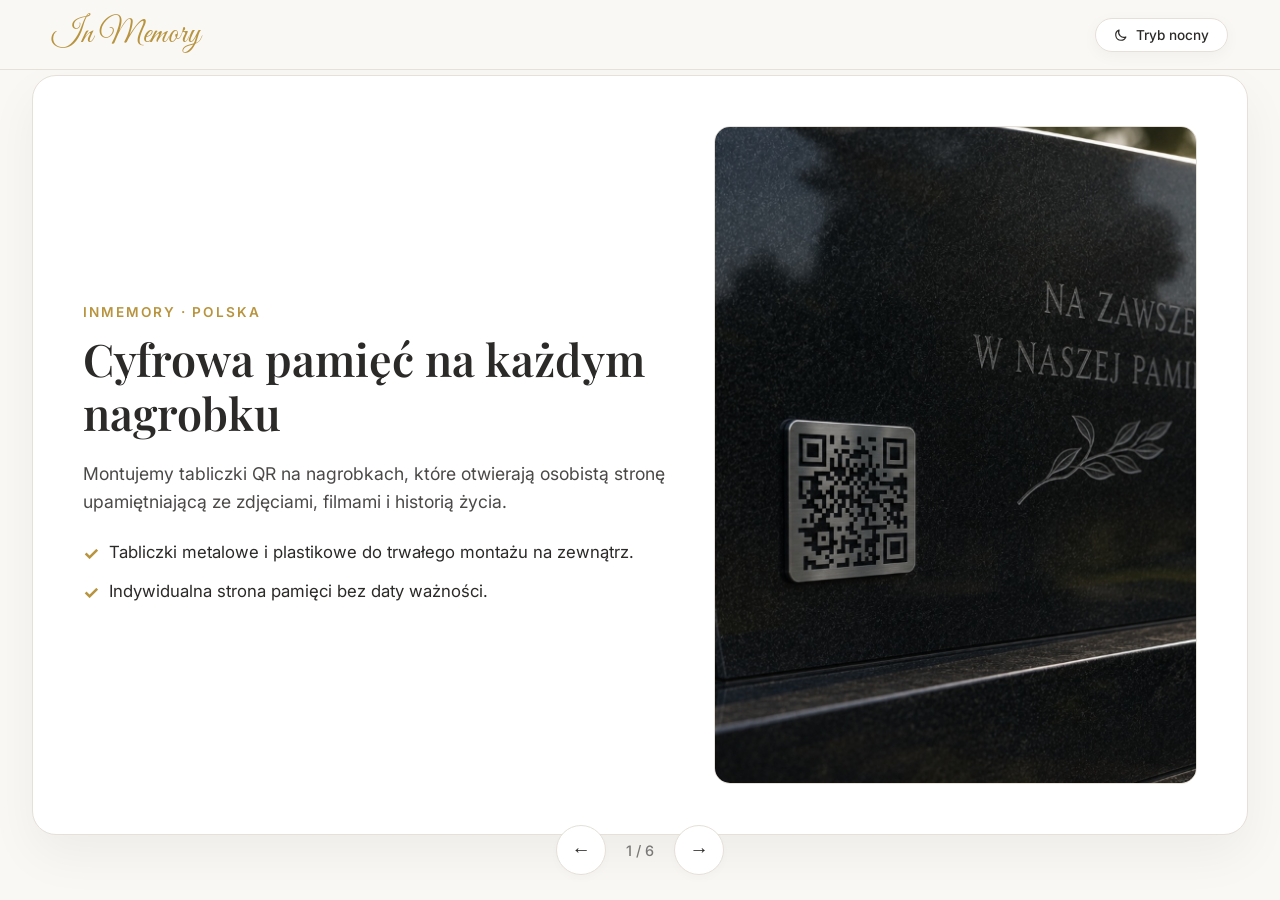
<file: presentation_backup.html>
<!DOCTYPE html>
<html lang="ru">
<head>
    <meta charset="UTF-8">
    <meta name="viewport" content="width=device-width, initial-scale=1.0, maximum-scale=1.0, user-scalable=no">
    <title>Prezentacja InMemory — Cyfrowa Pamięć</title>
    <link href="https://fonts.googleapis.com/css2?family=Inter:wght@300;400;500;600;700&family=Playfair+Display:ital,wght@0,400;0,600;1,400&family=Great+Vibes&display=swap" rel="stylesheet">
    <style>
        :root {
            --bg-color: #faf8f5;
            --text-color: #2c2a29;
            --accent-gold: #b8943f;
            --accent-gold-hover: #c9a84c;
            --border-color: #e5e0d8;
            --card-bg: #ffffff;
            --slide-transition: transform 0.6s cubic-bezier(0.16, 1, 0.3, 1), opacity 0.6s ease;
        }

        [data-theme="dark"] {
            --bg-color: #121110;
            --text-color: #e5e2dd;
            --accent-gold: #c9a84c;
            --accent-gold-hover: #dfbd66;
            --border-color: #2a2826;
            --card-bg: #1c1a19;
        }

        * {
            box-sizing: border-box;
            margin: 0;
            padding: 0;
        }

        body {
            font-family: 'Inter', sans-serif;
            background-color: var(--bg-color);
            color: var(--text-color);
            height: 100vh;
            overflow: hidden;
            display: flex;
            flex-direction: column;
            transition: background-color 0.4s ease, color 0.4s ease;
        }

                /* Site Header Navbar */
        .site-header {
            position: fixed;
            top: 0;
            left: 0;
            right: 0;
            height: 70px;
            background: rgba(250, 248, 245, 0.96);
            backdrop-filter: blur(30px);
            -webkit-backdrop-filter: blur(30px);
            border-bottom: 1px solid var(--border-color);
            z-index: 1000;
            transition: all 0.5s cubic-bezier(0.16, 1, 0.3, 1);
            touch-action: none;
            -webkit-user-select: none;
            user-select: none;
        }

        [data-theme="dark"] .site-header {
            background: rgba(18, 17, 16, 0.96);
        }

        .nav-container {
            max-width: 1200px;
            margin: 0 auto;
            height: 100%;
            display: flex;
            justify-content: space-between;
            align-items: center;
            padding: 0 12px;
            width: 100%;
        }

        /* Logo — Navbar */
        .nav-logo-link {
            display: block;
            text-decoration: none;
        }

        .nav-logo-text {
            font-family: 'Great Vibes', cursive;
            font-size: 2rem;
            font-weight: 400;
            letter-spacing: 0.02em;
            color: #B8943F;
            transition: opacity 0.4s ease;
            line-height: 1;
        }

        [data-theme="dark"] .nav-logo-text {
            color: #ffffff;
        }

        .nav-logo-link:hover .nav-logo-text {
            opacity: 0.75;
        }

        /* Theme Toggle Button */
        .theme-toggle {
            background: var(--card-bg);
            border: 1px solid var(--border-color);
            color: var(--text-color);
            padding: 8px 18px;
            border-radius: 30px;
            cursor: pointer;
            font-family: 'Inter', sans-serif;
            font-size: 0.85rem;
            font-weight: 500;
            display: flex;
            align-items: center;
            gap: 8px;
            box-shadow: 0 4px 16px rgba(0, 0, 0, 0.04);
            transition: all 0.5s cubic-bezier(0.16, 1, 0.3, 1);
            touch-action: none;
        }

        .theme-toggle:hover {
            transform: translateY(-1px) scale(1.03);
            box-shadow: 0 6px 20px rgba(0, 0, 0, 0.08);
        }

        /* Presentation Container — LARGER SLIDES */
        .presentation-container {
            flex: 1;
            position: relative;
            display: flex;
            align-items: center;
            justify-content: center;
            padding-top: 70px;
            padding-bottom: 60px;
        }

        .slide {
            position: absolute;
            width: 95%;
            max-width: 1280px;
            height: 85%;
            max-height: 760px;
            opacity: 0;
            pointer-events: none;
            transform: translateX(100px);
            transition: var(--slide-transition);
            display: grid;
            grid-template-columns: 1.1fr 0.9fr;
            gap: 40px;
            align-items: center;
            background: var(--card-bg);
            border: 1px solid var(--border-color);
            border-radius: 24px;
            padding: 50px;
            box-shadow: 0 20px 50px rgba(0,0,0,0.05);
        }

        [data-theme="dark"] .slide {
            box-shadow: 0 20px 50px rgba(0,0,0,0.3);
        }

        .slide.active {
            opacity: 1;
            pointer-events: auto;
            transform: translateX(0);
        }

        .slide.prev {
            transform: translateX(-100px);
        }

        /* Typography & Layout elements */
        .slide-info {
            display: flex;
            flex-direction: column;
            justify-content: center;
            align-items: flex-start;
            text-align: left;
            height: 100%;
        }

        .slide-tag {
            font-size: 0.85rem;
            text-transform: uppercase;
            letter-spacing: 0.15em;
            color: var(--accent-gold);
            font-weight: 600;
            margin-bottom: 12px;
        }

        .slide-title {
            font-family: 'Playfair Display', serif;
            font-size: 2.8rem;
            font-weight: 600;
            line-height: 1.2;
            margin-bottom: 20px;
            color: var(--text-color);
        }

        .slide-description {
            font-size: 1.1rem;
            line-height: 1.6;
            color: var(--text-color);
            opacity: 0.85;
            margin-bottom: 24px;
        }

        /* Media box with Cover style to expand fully */
        .slide-media {
            width: 100%;
            height: 100%;
            display: flex;
            align-items: center;
            justify-content: center;
            overflow: hidden;
            border-radius: 16px;
            border: 1px solid var(--border-color);
            position: relative;
            background: var(--bg-color);
        }

        .slide-media img {
            width: 100%;
            height: 100%;
            object-fit: cover;
            border-radius: 16px;
            transition: transform 0.8s cubic-bezier(0.16, 1, 0.3, 1);
        }

        .slide.active .slide-media img {
            transform: scale(1.02);
        }

        /* Lists */
        .features-list {
            list-style: none;
            display: flex;
            flex-direction: column;
            gap: 12px;
        }

        .features-list li {
            display: flex;
            align-items: flex-start;
            gap: 10px;
            font-size: 1.05rem;
            line-height: 1.45;
        }

        .features-list li::before {
            content: "✓";
            color: var(--accent-gold);
            font-weight: bold;
            font-size: 1.15rem;
        }

        /* Full layout option */
        .slide.full-layout {
            grid-template-columns: 1fr;
            max-width: 1000px;
            text-align: center;
        }

        .slide.full-layout .slide-info {
            align-items: center;
        }

        /* Navigation Buttons */
        .nav-nav-btns {
            position: absolute;
            bottom: 25px;
            display: flex;
            gap: 20px;
            align-items: center;
            z-index: 10;
            touch-action: none;
            -webkit-user-select: none;
            user-select: none;
        }

        .btn-nav {
            width: 50px;
            height: 50px;
            border-radius: 50%;
            border: 1px solid var(--border-color);
            background: var(--card-bg);
            color: var(--text-color);
            cursor: pointer;
            display: flex;
            align-items: center;
            justify-content: center;
            font-size: 1.2rem;
            transition: all 0.3s ease;
            box-shadow: 0 4px 10px rgba(0,0,0,0.02);
            touch-action: none;
            -webkit-tap-highlight-color: transparent;
        }

        .btn-nav:hover {
            border-color: var(--accent-gold);
            color: var(--accent-gold);
            transform: translateY(-2px);
        }

        .slide-counter {
            font-size: 0.9rem;
            font-weight: 500;
            opacity: 0.6;
        }

        /* Full Screen Media Slide */
        .slide.full-media-layout {
            grid-template-columns: 1fr;
            padding: 0;
            overflow: hidden;
            border: none;
        }
        .slide.full-media-layout .slide-media {
            border-radius: 24px;
            border: none;
        }

        /* Pricing Page Columns */
        .pricing-cols {
            display: grid;
            grid-template-columns: 1fr 1fr;
            gap: 24px;
            width: 100%;
            margin-top: 10px;
        }

        .pricing-card {
            background: var(--bg-color);
            border: 1px solid var(--border-color);
            border-radius: 16px;
            padding: 24px;
            display: flex;
            flex-direction: column;
            gap: 12px;
        }

        .pricing-card.premium {
            border-color: var(--accent-gold);
            box-shadow: 0 8px 30px rgba(184, 148, 63, 0.05);
            position: relative;
        }

        .pricing-card.premium::before {
            content: "РЕКОМЕНДУЕМ";
            position: absolute;
            top: -12px;
            right: 20px;
            background: var(--accent-gold);
            color: #fff;
            font-size: 0.7rem;
            font-weight: 700;
            padding: 4px 10px;
            border-radius: 10px;
            letter-spacing: 0.05em;
        }

        .pricing-card-title {
            font-size: 1.3rem;
            font-weight: 600;
            color: var(--text-color);
        }

        .pricing-card-price {
            font-size: 1.8rem;
            font-weight: 700;
            color: var(--accent-gold);
        }

        .pricing-features {
            list-style: none;
            display: flex;
            flex-direction: column;
            gap: 8px;
            font-size: 0.9rem;
            margin-top: 8px;
        }

        .pricing-features li {
            display: flex;
            align-items: flex-start;
            gap: 6px;
        }

        .pricing-features li::before {
            content: "•";
            color: var(--accent-gold);
            font-weight: bold;
        }

        /* Native Offer Table Styles */
        .offer-table-container {
            width: 100%;
            overflow-x: auto;
            background: #ffffff;
            border-radius: 12px;
            border: 1px solid #e2e8f0;
            box-shadow: 0 4px 15px rgba(0, 0, 0, 0.05);
            margin-top: 15px;
            -webkit-overflow-scrolling: touch;
        }
        .offer-table {
            width: 100%;
            border-collapse: collapse;
            font-family: inherit;
            text-align: center;
            min-width: 900px;
        }
        .offer-table th {
            background-color: #0b2240;
            color: #ffffff;
            font-weight: 600;
            font-size: 0.8rem;
            text-transform: uppercase;
            padding: 14px 8px;
            border: 1px solid #1e293b;
            letter-spacing: 0.03em;
        }
        .offer-table td {
            padding: 16px 8px;
            border: 1px solid #e2e8f0;
            color: #0f172a;
            vertical-align: middle;
        }
        .offer-table tr:nth-child(even) td {
            background-color: #f8fafc;
        }
        .offer-table .plan-num {
            font-size: 1.8rem;
            font-weight: 800;
            color: #0b2240;
            line-height: 1;
        }
        .offer-table .plan-name {
            font-size: 1.15rem;
            font-weight: 700;
            color: #0b2240;
            margin-bottom: 10px;
        }
        .offer-table .price-val {
            font-size: 1.45rem;
            font-weight: 700;
            color: #0b2240;
        }
        .offer-table .price-val.gold {
            color: #cf9834;
        }
        .offer-table .features-cell {
            text-align: left;
            padding-left: 20px;
            font-size: 0.85rem;
            line-height: 1.4;
            color: #334155;
        }
        .offer-table .features-cell ul {
            list-style: none;
            margin: 0;
            padding: 0;
        }
        .offer-table .features-cell li {
            display: flex;
            align-items: center;
            gap: 8px;
            margin-bottom: 6px;
        }
        .offer-table .features-cell li.unchecked {
            color: #94a3b8;
            opacity: 0.65;
        }
        .offer-footer {
            display: flex;
            justify-content: space-between;
            gap: 20px;
            margin-top: 15px;
            width: 100%;
        }
        .offer-footer-card {
            display: flex;
            align-items: center;
            gap: 12px;
            background: #f8fafc;
            padding: 10px 15px;
            border-radius: 8px;
            border: 1px solid #e2e8f0;
            flex: 1;
            font-size: 0.85rem;
            color: #334155;
            text-align: left;
        }
        .qr-badge-box {
            display: flex;
            align-items: center;
            justify-content: center;
            width: 44px;
            height: 44px;
            border-radius: 8px;
            border: 1.5px solid #0b2240;
            background: #ffffff;
            flex-shrink: 0;
        }
        .qr-badge-box.gold {
            border-color: #cf9834;
            background: #fffdf5;
        }

        /* Responsive Mobile Layout */
        @media (max-width: 900px) {
            html, body {
                width: 100%;
                max-width: 100%;
                overflow-x: hidden;
                overflow-y: hidden;
                height: 100dvh;
                height: 100vh;
            }
            .top-bar {
                height: 48px;
                padding: 0 15px;
            }
            .logo-text {
                font-size: 1.3rem;
            }
            .presentation-container {
                position: absolute;
                top: 48px;
                bottom: 0;
                left: 0;
                right: 0;
                padding: 0;
                overflow: hidden;
                width: 100%;
                max-width: 100%;
            }
            .slide {
                position: absolute;
                top: 10px;
                bottom: 72px;
                left: 10px;
                right: 10px;
                width: auto;
                height: auto;
                max-height: none;
                grid-template-columns: minmax(0, 1fr);
                grid-template-rows: 1.1fr 0.9fr;
                gap: 12px;
                padding: 14px;
                overflow-y: hidden; 
                overflow-x: hidden;
                -webkit-overflow-scrolling: touch;
            }
            /* Slide 5 is a pricing panel, it might need scrolling, so let's allow scroll only there if needed */
            .slide[style*="overflow-y: auto"] {
                overflow-y: auto !important;
            }
            .slide-info {
                width: 100%;
                min-width: 0;
                overflow-x: hidden;
                justify-content: flex-start;
                height: auto;
            }
            .slide-tag {
                font-size: 0.75rem;
                margin-bottom: 4px;
            }
            .slide-title {
                font-size: 1.45rem;
                margin-bottom: 6px;
                line-height: 1.25;
            }
            .slide-description {
                font-size: 0.9rem;
                line-height: 1.35;
                margin-bottom: 8px;
            }
            .features-list {
                gap: 6px;
            }
            .features-list li {
                font-size: 0.88rem;
                line-height: 1.25;
                margin-bottom: 0;
            }
            .features-list li::before {
                font-size: 1rem;
            }
            .slide-media {
                height: 100%;
                min-height: 120px;
                max-height: 200px;
                padding: 0;
                margin: 0;
                width: 100%;
                border: none;
                border-radius: 12px;
            }
            .slide-media img {
                width: 100%;
                height: 100%;
                object-fit: cover;
                border-radius: 12px;
            }
            .offer-table-container {
                zoom: 0.45;
                overflow-x: hidden;
            }
            .offer-table {
                min-width: 850px;
            }
            .pricing-cols {
                grid-template-columns: 1fr;
                gap: 12px;
            }
            .pricing-card {
                padding: 12px;
            }
            .pricing-card-title {
                font-size: 1.05rem;
            }
            .pricing-card-price {
                font-size: 1.4rem;
            }
            .nav-nav-btns {
                position: absolute;
                bottom: 12px;
                left: 50%;
                transform: translateX(-50%);
                width: auto;
                z-index: 20;
            }
            .btn-nav {
                width: 40px;
                height: 40px;
                font-size: 0.95rem;
            }
            /* Table optimization for mobile */
            .offer-table-container {
                margin-top: 10px;
            }
            .offer-footer {
                flex-direction: column;
                gap: 10px;
            }
            .offer-footer-card {
                min-width: 0;
                width: 100%;
            }
        }

        /* Smaller phones like iPhone 15 — tighten spacing on pricing slide */
        @media (max-width: 900px) and (max-height: 860px) {
            .slide {
                top: 6px;
                bottom: 62px;
                padding: 10px;
            }
            .slide-tag {
                font-size: 0.7rem;
                margin-bottom: 2px;
            }
            .slide-title {
                font-size: 1.25rem !important;
                margin-bottom: 4px;
            }
            .slide-description,
            .features-list li {
                font-size: 0.8rem;
            }
            .nav-nav-btns {
                bottom: 8px;
            }
            .btn-nav {
                width: 36px;
                height: 36px;
                font-size: 0.85rem;
            }
        }

        /* Telegram Webview Warning Banner */
        .tg-banner {
            display: none;
            position: fixed;
            top: 0;
            left: 0;
            right: 0;
            background: #0b2240;
            color: #ffffff;
            z-index: 99999;
            padding: 14px 20px;
            font-size: 0.88rem;
            line-height: 1.4;
            box-shadow: 0 4px 15px rgba(0,0,0,0.15);
            border-bottom: 2px solid var(--accent-gold);
            animation: slideDown 0.4s cubic-bezier(0.16, 1, 0.3, 1);
        }
        .tg-banner-container {
            display: flex;
            align-items: center;
            justify-content: space-between;
            max-width: 1200px;
            margin: 0 auto;
            gap: 15px;
        }
        .tg-banner-text {
            flex: 1;
            font-weight: 500;
        }
        .tg-banner-close {
            background: rgba(255, 255, 255, 0.15);
            border: none;
            color: white;
            padding: 6px 12px;
            border-radius: 8px;
            font-size: 0.8rem;
            font-weight: 700;
            cursor: pointer;
            transition: background 0.2s;
        }
        .tg-banner-close:hover {
            background: rgba(255, 255, 255, 0.25);
        }
        @keyframes slideDown {
            from { transform: translateY(-100%); }
            to { transform: translateY(0); }
        }
        /* Offset presentation top padding when banner is visible */
        body.tg-active .top-bar {
            top: 70px;
        }
        body.tg-active .presentation-container {
            padding-top: 130px;
        }
        @media (max-width: 600px) {
            body.tg-active .top-bar {
                top: 86px;
            }
            body.tg-active .presentation-container {
                padding-top: 146px;
            }
        }
        
    </style>
</head>
<body>

    <!-- Telegram Helper Banner -->
    <div id="telegram-banner" class="tg-banner">
        <div class="tg-banner-container">
            <div class="tg-banner-text">
                📱 <strong>Dla najlepszego działania:</strong> kliknij <strong>•••</strong> w prawym górnym rogu i wybierz <strong>"Otwórz w Safari"</strong>.
            </div>
            <button class="tg-banner-close" onclick="closeTGBanner()">Rozumiem</button>
        </div>
    </div>

    <!-- Top Bar -->
    <!-- Навигационная панель (Header) -->
    <header class="site-header">
        <div class="nav-container">
            <a href="index.html" class="nav-logo-link" aria-label="In Memory">
                <span class="nav-logo-text">In Memory</span>
            </a>
            <button id="theme-toggle-btn" class="theme-toggle" aria-label="Przełącz motyw graficzny">
                Tryb ciemny
            </button>
        </div>
    </header>

    <!-- Presentation slides -->
    <main class="presentation-container">

        <!-- Slide 1: Welcome -->
        <div class="slide active">
            <div class="slide-info">
                <span class="slide-tag">InMemory · Polska</span>
                <h1 class="slide-title">Cyfrowa pamięć na każdym nagrobku</h1>
                <p class="slide-description">Montujemy tabliczki QR na nagrobkach, które otwierają osobistą stronę upamiętniającą ze zdjęciami, filmami i historią życia.</p>
                <ul class="features-list">
                    <li>Tabliczki metalowe i plastikowe do trwałego montażu na zewnątrz.</li>
                    <li>Indywidualna strona pamięci bez daty ważności.</li>
                </ul>
            </div>
            <div class="slide-media">
                <img src="monument_wide.jpg" alt="Nagrobek z kodem QR">
            </div>
        </div>

        <!-- Slide 2: The Core Product -->
        <div class="slide">
            <div class="slide-info">
                <span class="slide-tag">Jak to działa</span>
                <h1 class="slide-title">Skan — i strona gotowa</h1>
                <p class="slide-description">Tabliczka z kodem QR jest mocowana do nagrobka. Zeskanowanie dowolnym smartfonem — bez aplikacji — otwiera stronę upamiętniającą.</p>
                <ul class="features-list">
                    <li>Działa z każdym smartfonem przez standardową kamerę.</li>
                    <li>Dostęp do strony — o każdej porze, bezpośrednio przy grobie.</li>
                    <li>Treść zarządzana przez rodzinę: tryb publiczny lub prywatny.</li>
                </ul>
            </div>
            <div class="slide-media" style="background: none; border: none;">
                <picture style="width: 100%; height: 100%; display: block;">
                    <source media="(max-width: 900px)" srcset="card_qr_landscape.jpg">
                    <img src="card_qr_square.jpg" alt="Wizytówka InMemory" style="width: 100%; height: 100%; object-fit: cover; border-radius: 16px; border: 1px solid var(--border-color);">
                </picture>
            </div>
        </div>

        <!-- Slide 3: Durability -->
        <div class="slide">
            <div class="slide-info">
                <span class="slide-tag">Materiały</span>
                <h1 class="slide-title">Dwa formaty.</h1>
                <p class="slide-description">Tabliczki są zaprojektowane do stałego montażu na zewnątrz i nie wymagają konserwacji.</p>
                <ul class="features-list">
                    <li><strong>Plastik:</strong> Imitacja metalu — wygląd premium, odporny na wilgoć, mróz i promieniowanie UV.</li>
                    <li><strong>Metal:</strong> Stal nierdzewna z grawerem laserowym. Format premium.</li>
                    <li>Nie blakną, nie odkształcają się, nie wymagają wymiany.</li>
                </ul>
            </div>
            <div class="slide-media" style="background: none; border: none;">
                <picture style="width: 100%; height: 100%; display: block;">
                    <source media="(max-width: 900px)" srcset="monument_qr_landscape.jpg">
                    <img src="monument_qr_square.jpg" alt="Zbliżenie tabliczki pamiątkowej" style="width: 100%; height: 100%; object-fit: cover; border-radius: 16px; border: 1px solid var(--border-color);">
                </picture>
            </div>
        </div>

        <!-- Slide 5: Cennik — mobile-first toggle design -->
        <div class="slide" style="grid-template-columns: 1fr; padding: 28px 20px 20px; overflow-y: auto;">
            <div style="display: flex; flex-direction: column; width: 100%; max-width: 680px; margin: 0 auto; gap: 18px;">

                <!-- Header -->
                <div>
                    <span class="slide-tag">Cennik</span>
                    <h1 class="slide-title" style="font-size: clamp(1.6rem, 4vw, 2.4rem); margin-bottom: 4px; margin-top: 6px;">Wybierz pakiet</h1>
                    <p style="font-size: 0.9rem; opacity: 0.6; margin: 0;">Cena zależy od wybranego kodu QR</p>
                </div>

                <!-- QR Toggle -->
                <div style="display: flex; background: var(--card-bg); border: 1px solid var(--border-color); border-radius: 14px; padding: 4px; gap: 4px;">
                    <button onclick="setQR('plastik')" id="btn-plastik"
                        style="flex: 1; padding: 10px 14px; border-radius: 10px; border: none; cursor: pointer; font-size: 0.85rem; font-weight: 700; font-family: inherit; transition: all 0.25s ease; background: #0b2240; color: #fff; box-shadow: 0 2px 8px rgba(11,34,64,0.2); display: flex; align-items: center; justify-content: center; gap: 7px;">
                        <!-- Shield / plastic icon -->
                        <svg width="15" height="15" viewBox="0 0 24 24" fill="none" stroke="currentColor" stroke-width="2.2" stroke-linecap="round" stroke-linejoin="round"><path d="M12 2L3 7v5c0 5.25 3.75 10.15 9 11.35C17.25 22.15 21 17.25 21 12V7L12 2z"/></svg>
                        Plastikowy QR
                    </button>
                    <button onclick="setQR('metal')" id="btn-metal"
                        style="flex: 1; padding: 10px 14px; border-radius: 10px; border: none; cursor: pointer; font-size: 0.85rem; font-weight: 700; font-family: inherit; transition: all 0.25s ease; background: transparent; color: var(--text-color); opacity: 0.5; display: flex; align-items: center; justify-content: center; gap: 7px;">
                        <!-- Diamond / metal icon -->
                        <svg width="15" height="15" viewBox="0 0 24 24" fill="none" stroke="currentColor" stroke-width="2.2" stroke-linecap="round" stroke-linejoin="round"><polygon points="12 2 22 8.5 22 15.5 12 22 2 15.5 2 8.5 12 2"/></svg>
                        Metalowy QR
                    </button>
                </div>

                <!-- Cards grid -->
                <div style="display: grid; grid-template-columns: 1fr 1fr; gap: 14px;">

                    <!-- Card: Zwykły -->
                    <div style="background: var(--card-bg); border: 1.5px solid var(--border-color); border-radius: 20px; padding: 20px 16px; display: flex; flex-direction: column; gap: 12px;">
                        <div>
                            <div style="font-size: 0.7rem; font-weight: 700; text-transform: uppercase; letter-spacing: 0.09em; opacity: 0.4; margin-bottom: 4px;">Zwykły</div>
                            <div id="price-zwykly" style="font-size: clamp(1.5rem, 5vw, 2rem); font-weight: 900; color: var(--text-color); line-height: 1; transition: all 0.3s ease;">399 zł</div>
                            <div id="sub-zwykly" style="font-size: 0.7rem; opacity: 0.45; margin-top: 4px;">z plastikowym QR</div>
                        </div>
                        <div style="height: 1px; background: var(--border-color);"></div>
                        <ul style="list-style: none; padding: 0; margin: 0; display: flex; flex-direction: column; gap: 9px;">
                            <li style="display: flex; align-items: flex-start; gap: 8px; font-size: 0.78rem; line-height: 1.3;">
                                <svg width="14" height="14" viewBox="0 0 24 24" fill="none" stroke="var(--accent-gold)" stroke-width="2.5" stroke-linecap="round" stroke-linejoin="round" style="flex-shrink:0;margin-top:1px"><circle cx="12" cy="12" r="10"/><polyline points="7 12 10.5 15.5 17 9"/></svg>
                                <span>Strona do 15 zdjęć</span>
                            </li>
                            <li style="display: flex; align-items: flex-start; gap: 8px; font-size: 0.78rem; line-height: 1.3;">
                                <svg width="14" height="14" viewBox="0 0 24 24" fill="none" stroke="var(--accent-gold)" stroke-width="2.5" stroke-linecap="round" stroke-linejoin="round" style="flex-shrink:0;margin-top:1px"><circle cx="12" cy="12" r="10"/><polyline points="7 12 10.5 15.5 17 9"/></svg>
                                <span>Podstawowy design</span>
                            </li>
                            <li style="display: flex; align-items: flex-start; gap: 8px; font-size: 0.78rem; line-height: 1.3; opacity: 0.3;">
                                <svg width="14" height="14" viewBox="0 0 24 24" fill="none" stroke="currentColor" stroke-width="2" stroke-linecap="round" style="flex-shrink:0;margin-top:1px"><line x1="18" y1="6" x2="6" y2="18"/><line x1="6" y1="6" x2="18" y2="18"/></svg>
                                <span>Bezlimitowe zdjęcia</span>
                            </li>
                            <li style="display: flex; align-items: flex-start; gap: 8px; font-size: 0.78rem; line-height: 1.3; opacity: 0.3;">
                                <svg width="14" height="14" viewBox="0 0 24 24" fill="none" stroke="currentColor" stroke-width="2" stroke-linecap="round" style="flex-shrink:0;margin-top:1px"><line x1="18" y1="6" x2="6" y2="18"/><line x1="6" y1="6" x2="18" y2="18"/></svg>
                                <span>Rozszerzony design</span>
                            </li>
                            <li style="display: flex; align-items: flex-start; gap: 8px; font-size: 0.78rem; line-height: 1.3; opacity: 0.3;">
                                <svg width="14" height="14" viewBox="0 0 24 24" fill="none" stroke="currentColor" stroke-width="2" stroke-linecap="round" style="flex-shrink:0;margin-top:1px"><line x1="18" y1="6" x2="6" y2="18"/><line x1="6" y1="6" x2="18" y2="18"/></svg>
                                <span>Retusz 10 zdjęć</span>
                            </li>
                            <li style="display: flex; align-items: flex-start; gap: 8px; font-size: 0.78rem; line-height: 1.3; opacity: 0.3;">
                                <svg width="14" height="14" viewBox="0 0 24 24" fill="none" stroke="currentColor" stroke-width="2" stroke-linecap="round" style="flex-shrink:0;margin-top:1px"><line x1="18" y1="6" x2="6" y2="18"/><line x1="6" y1="6" x2="18" y2="18"/></svg>
                                <span>Neuro-film</span>
                            </li>
                        </ul>
                    </div>

                    <!-- Card: Premium -->
                    <div style="background: linear-gradient(155deg, #0b2240 0%, #163554 100%); border: 1.5px solid #1e3f63; border-radius: 20px; padding: 20px 16px; display: flex; flex-direction: column; gap: 12px; position: relative;">
                        <div style="position: absolute; top: -11px; left: 50%; transform: translateX(-50%); background: var(--accent-gold); color: #fff; font-size: 0.62rem; font-weight: 800; text-transform: uppercase; padding: 4px 12px; border-radius: 20px; letter-spacing: 0.08em; white-space: nowrap; box-shadow: 0 3px 10px rgba(184,148,63,0.4); display: flex; align-items: center; gap: 4px;">
                            <svg width="10" height="10" viewBox="0 0 24 24" fill="currentColor"><polygon points="12 2 15.09 8.26 22 9.27 17 14.14 18.18 21.02 12 17.77 5.82 21.02 7 14.14 2 9.27 8.91 8.26 12 2"/></svg>
                            Premium
                        </div>
                        <div>
                            <div style="font-size: 0.7rem; font-weight: 700; text-transform: uppercase; letter-spacing: 0.09em; color: rgba(255,255,255,0.4); margin-bottom: 4px;">Premium</div>
                            <div id="price-premium" style="font-size: clamp(1.5rem, 5vw, 2rem); font-weight: 900; color: var(--accent-gold); line-height: 1; transition: all 0.3s ease;">599 zł</div>
                            <div id="sub-premium" style="font-size: 0.7rem; color: rgba(255,255,255,0.4); margin-top: 4px;">z plastikowym QR</div>
                        </div>
                        <div style="height: 1px; background: rgba(255,255,255,0.1);"></div>
                        <ul style="list-style: none; padding: 0; margin: 0; display: flex; flex-direction: column; gap: 9px;">
                            <li style="display: flex; align-items: flex-start; gap: 8px; font-size: 0.78rem; line-height: 1.3; color: rgba(255,255,255,0.9);">
                                <svg width="14" height="14" viewBox="0 0 24 24" fill="none" stroke="var(--accent-gold)" stroke-width="2.5" stroke-linecap="round" stroke-linejoin="round" style="flex-shrink:0;margin-top:1px"><circle cx="12" cy="12" r="10"/><polyline points="7 12 10.5 15.5 17 9"/></svg>
                                <span>Strona do 15 zdjęć</span>
                            </li>
                            <li style="display: flex; align-items: flex-start; gap: 8px; font-size: 0.78rem; line-height: 1.3; color: rgba(255,255,255,0.9);">
                                <svg width="14" height="14" viewBox="0 0 24 24" fill="none" stroke="var(--accent-gold)" stroke-width="2.5" stroke-linecap="round" stroke-linejoin="round" style="flex-shrink:0;margin-top:1px"><circle cx="12" cy="12" r="10"/><polyline points="7 12 10.5 15.5 17 9"/></svg>
                                <span>Podstawowy design</span>
                            </li>
                            <li style="display: flex; align-items: flex-start; gap: 8px; font-size: 0.78rem; line-height: 1.3; color: rgba(255,255,255,0.9);">
                                <svg width="14" height="14" viewBox="0 0 24 24" fill="none" stroke="var(--accent-gold)" stroke-width="2.5" stroke-linecap="round" stroke-linejoin="round" style="flex-shrink:0;margin-top:1px"><circle cx="12" cy="12" r="10"/><polyline points="7 12 10.5 15.5 17 9"/></svg>
                                <span>Bezlimitowe zdjęcia</span>
                            </li>
                            <li style="display: flex; align-items: flex-start; gap: 8px; font-size: 0.78rem; line-height: 1.3; color: rgba(255,255,255,0.9);">
                                <svg width="14" height="14" viewBox="0 0 24 24" fill="none" stroke="var(--accent-gold)" stroke-width="2.5" stroke-linecap="round" stroke-linejoin="round" style="flex-shrink:0;margin-top:1px"><circle cx="12" cy="12" r="10"/><polyline points="7 12 10.5 15.5 17 9"/></svg>
                                <span>Rozszerzony design</span>
                            </li>
                            <li style="display: flex; align-items: flex-start; gap: 8px; font-size: 0.78rem; line-height: 1.3; color: rgba(255,255,255,0.9);">
                                <svg width="14" height="14" viewBox="0 0 24 24" fill="none" stroke="var(--accent-gold)" stroke-width="2.5" stroke-linecap="round" stroke-linejoin="round" style="flex-shrink:0;margin-top:1px"><circle cx="12" cy="12" r="10"/><polyline points="7 12 10.5 15.5 17 9"/></svg>
                                <span>Retusz 10 zdjęć</span>
                            </li>
                            <li style="display: flex; align-items: flex-start; gap: 8px; font-size: 0.78rem; line-height: 1.3; color: rgba(255,255,255,0.9);">
                                <svg width="14" height="14" viewBox="0 0 24 24" fill="none" stroke="var(--accent-gold)" stroke-width="2.5" stroke-linecap="round" stroke-linejoin="round" style="flex-shrink:0;margin-top:1px"><circle cx="12" cy="12" r="10"/><polyline points="7 12 10.5 15.5 17 9"/></svg>
                                <span>Neuro-film</span>
                            </li>
                        </ul>
                    </div>

                </div>

                <!-- Info strip -->
                <div style="display: grid; grid-template-columns: 1fr 1fr; gap: 10px;">
                    <div style="background: var(--card-bg); border: 1px solid var(--border-color); border-radius: 12px; padding: 12px 14px; display: flex; align-items: center; gap: 10px;">
                        <div style="width: 34px; height: 34px; background: #0b2240; border-radius: 10px; display: flex; align-items: center; justify-content: center; flex-shrink: 0;">
                            <svg width="17" height="17" viewBox="0 0 24 24" fill="none" stroke="#fff" stroke-width="2" stroke-linecap="round" stroke-linejoin="round"><path d="M12 2L3 7v5c0 5.25 3.75 10.15 9 11.35C17.25 22.15 21 17.25 21 12V7L12 2z"/></svg>
                        </div>
                        <div>
                            <div style="font-size: 0.78rem; font-weight: 700;">Plastikowy QR</div>
                            <div style="font-size: 0.68rem; opacity: 0.5; margin-top: 1px;">Odporny na pogodę</div>
                        </div>
                    </div>
                    <div style="background: var(--card-bg); border: 1px solid var(--border-color); border-radius: 12px; padding: 12px 14px; display: flex; align-items: center; gap: 10px;">
                        <div style="width: 34px; height: 34px; background: linear-gradient(135deg, #b8943f, #d4aa5a); border-radius: 10px; display: flex; align-items: center; justify-content: center; flex-shrink: 0;">
                            <svg width="17" height="17" viewBox="0 0 24 24" fill="none" stroke="#fff" stroke-width="2" stroke-linecap="round" stroke-linejoin="round"><polygon points="12 2 22 8.5 22 15.5 12 22 2 15.5 2 8.5 12 2"/></svg>
                        </div>
                        <div>
                            <div style="font-size: 0.78rem; font-weight: 700;">Metalowy QR</div>
                            <div style="font-size: 0.68rem; opacity: 0.5; margin-top: 1px;">Elegancki, na pomnik</div>
                        </div>
                    </div>
                </div>

            </div>
        </div>

        <script>
        function setQR(type) {
            const btnPlastik = document.getElementById('btn-plastik');
            const btnMetal = document.getElementById('btn-metal');
            const priceZwykly = document.getElementById('price-zwykly');
            const pricePremium = document.getElementById('price-premium');
            const subZwykly = document.getElementById('sub-zwykly');
            const subPremium = document.getElementById('sub-premium');

            if (type === 'plastik') {
                btnPlastik.style.background = '#0b2240';
                btnPlastik.style.color = '#fff';
                btnPlastik.style.opacity = '1';
                btnPlastik.style.boxShadow = '0 2px 8px rgba(11,34,64,0.2)';
                btnMetal.style.background = 'transparent';
                btnMetal.style.color = 'var(--text-color)';
                btnMetal.style.opacity = '0.45';
                btnMetal.style.boxShadow = 'none';
                priceZwykly.textContent = '399 zł';
                pricePremium.textContent = '599 zł';
                subZwykly.textContent = 'z plastikowym QR';
                subPremium.textContent = 'z plastikowym QR';
            } else {
                btnMetal.style.background = '#b8943f';
                btnMetal.style.color = '#fff';
                btnMetal.style.opacity = '1';
                btnMetal.style.boxShadow = '0 2px 8px rgba(184,148,63,0.3)';
                btnPlastik.style.background = 'transparent';
                btnPlastik.style.color = 'var(--text-color)';
                btnPlastik.style.opacity = '0.45';
                btnPlastik.style.boxShadow = 'none';
                priceZwykly.textContent = '499 zł';
                pricePremium.textContent = '699 zł';
                subZwykly.textContent = 'z metalowym QR';
                subPremium.textContent = 'z metalowym QR';
            }
        }
        </script>



        <!-- Slide 6: Partner Program -->
        <div class="slide">
            <div class="slide-info">
                <span class="slide-tag">Program partnerski</span>
                <h1 class="slide-title">Dla kamieniarzy</h1>
                <p class="slide-description">Gotowy model współpracy bez inwestycji i wiedzy technicznej.</p>
                <ul class="features-list">
                    <li><strong>Prowizja od każdej sprzedaży</strong> — stała, przejrzysta, bez minimalnego progu.</li>
                    <li><strong>Twoje zadanie — przekazać tabliczkę klientowi.</strong> Reszta — tworzenie strony, uzupełnianie, wsparcie — leży po naszej stronie.</li>
                    <li><strong>Żadnych wymagań technicznych</strong> — działa jako dodatkowa usługa do Twojej oferty.</li>
                </ul>
            </div>
            <div class="slide-media">
                <img src="monument_wide.jpg" alt="Współpraca">
            </div>
        </div>

        <!-- Slide 7: Contacts -->
        <div class="slide full-layout">
            <div class="slide-info">
                <span class="slide-tag">Kontakt</span>
                <h1 class="slide-title">Skontaktuj się z nami</h1>
                <p class="slide-description" style="max-width: 560px; margin-bottom: 30px;">
                    Jesteśmy gotowi omówić współpracę. Na żądanie wyślemy bezpłatną próbkę tabliczki. Działamy na terenie całej Polski.
                </p>

                <div style="display: flex; flex-direction: column; gap: 14px; margin-bottom: 32px;">
                    <div style="display: flex; align-items: center; gap: 12px; font-size: 1.15rem; font-weight: 600;">
                        <span style="color: var(--accent-gold); font-size: 1.1rem;">📞</span>
                        <a href="tel:+48733590547" style="color: var(--text-color); text-decoration: none;">+48 733 590 547</a>
                    </div>
                    <div style="display: flex; align-items: center; gap: 12px; font-size: 1.15rem; font-weight: 600;">
                        <span style="color: var(--accent-gold); font-size: 1.1rem;">📞</span>
                        <a href="tel:+48731575536" style="color: var(--text-color); text-decoration: none;">+48 731 575 536</a>
                    </div>
                    <div style="display: flex; align-items: center; gap: 12px; font-size: 1.05rem;">
                        <span style="color: var(--accent-gold); font-size: 1.1rem;">✉️</span>
                        <a href="mailto:in.memory.support@gmail.com" style="color: var(--text-color); text-decoration: none; border-bottom: 1px dashed var(--accent-gold);">in.memory.support@gmail.com</a>
                    </div>
                </div>

                <p style="font-size: 0.9rem; opacity: 0.5; max-width: 480px;">
                    Możliwe osobiste spotkanie w Twoim zakładzie.
                </p>
            </div>
        </div>

        <!-- Navigation buttons -->
        <div class="nav-nav-btns">
            <button class="btn-nav" id="prev-btn">←</button>
            <span class="slide-counter" id="counter-txt">1 / 6</span>
            <button class="btn-nav" id="next-btn">→</button>
        </div>

    </main>

    <script>
        const slides = document.querySelectorAll('.slide');
        const prevBtn = document.getElementById('prev-btn');
        const nextBtn = document.getElementById('next-btn');
        const counterTxt = document.getElementById('counter-txt');
        const themeBtn = document.getElementById('theme-btn');
        
        let currentSlide = 0;

        function updateSlides() {
            slides.forEach((slide, idx) => {
                slide.classList.remove('active', 'prev');
                if (idx === currentSlide) {
                    slide.classList.add('active');
                } else if (idx < currentSlide) {
                    slide.classList.add('prev');
                }
            });
            counterTxt.textContent = `${currentSlide + 1} / ${slides.length}`;
        }

        prevBtn.addEventListener('click', () => {
            if (currentSlide > 0) {
                currentSlide--;
                updateSlides();
            }
        });

        nextBtn.addEventListener('click', () => {
            if (currentSlide < slides.length - 1) {
                currentSlide++;
                updateSlides();
            }
        });

        // Key controls
        document.addEventListener('keydown', (e) => {
            if (e.key === 'ArrowRight' || e.key === ' ') {
                if (currentSlide < slides.length - 1) {
                    currentSlide++;
                    updateSlides();
                }
            } else if (e.key === 'ArrowLeft') {
                if (currentSlide > 0) {
                    currentSlide--;
                    updateSlides();
                }
            }
        });

        // Dark/Light toggle matching main site
        const themeToggleBtn = document.getElementById('theme-toggle-btn');
        if (themeToggleBtn) {
            const currentTheme = localStorage.getItem('theme') || 'light';
            document.documentElement.setAttribute('data-theme', currentTheme);
            updateThemeButtonText(themeToggleBtn, currentTheme);

            themeToggleBtn.addEventListener('click', () => {
                const theme = document.documentElement.getAttribute('data-theme');
                const newTheme = theme === 'dark' ? 'light' : 'dark';
                
                document.documentElement.setAttribute('data-theme', newTheme);
                localStorage.setItem('theme', newTheme);
                updateThemeButtonText(themeToggleBtn, newTheme);
            });
        }

        function updateThemeButtonText(button, theme) {
            if (theme === 'dark') {
                button.innerHTML = `
                    <svg width="14" height="14" fill="none" stroke="currentColor" stroke-width="2" viewBox="0 0 24 24"><path stroke-linecap="round" stroke-linejoin="round" d="M12 3v1m0 16v1m9-9h-1M4 12H3m15.364-6.364l-.707.707M6.343 17.657l-.707.707m0-12.728l.707.707m12.728 12.728l.707.707M12 8a4 4 0 100 8 4 4 0 000-8z"/></svg>
                    Tryb dzienny
                `;
            } else {
                button.innerHTML = `
                    <svg width="14" height="14" fill="none" stroke="currentColor" stroke-width="2" viewBox="0 0 24 24"><path stroke-linecap="round" stroke-linejoin="round" d="M20.354 15.354A9 9 0 018.646 3.646 9.003 9.003 0 0012 21a9.003 9.003 0 008.354-5.646z"/></svg>
                    Tryb nocny
                `;
            }
        }

        // Telegram detector & android auto-opener
        (function detectTelegram() {
            const ua = navigator.userAgent || navigator.vendor || window.opera;
            const isTelegram = ua.indexOf('Telegram') > -1;
            const isAndroid = /Android/i.test(ua);
            const isIOS = /iPhone|iPad|iPod/i.test(ua);

            if (isTelegram) {
                if (isAndroid) {
                    // Try to force launch Android Chrome externally
                    const currentUrl = window.location.href.replace(/^https?:\/\//, '');
                    window.location.href = 'intent://' + currentUrl + '#Intent;scheme=https;package=com.android.chrome;end';
                } else if (isIOS) {
                    // Show custom beautiful helper banner on iPhone
                    document.body.classList.add('tg-active');
                    document.getElementById('telegram-banner').style.display = 'block';
                }
            }
        })();

        function closeTGBanner() {
            document.body.classList.remove('tg-active');
            document.getElementById('telegram-banner').style.display = 'none';
        }
    </script>
</body>
</html>
</file>
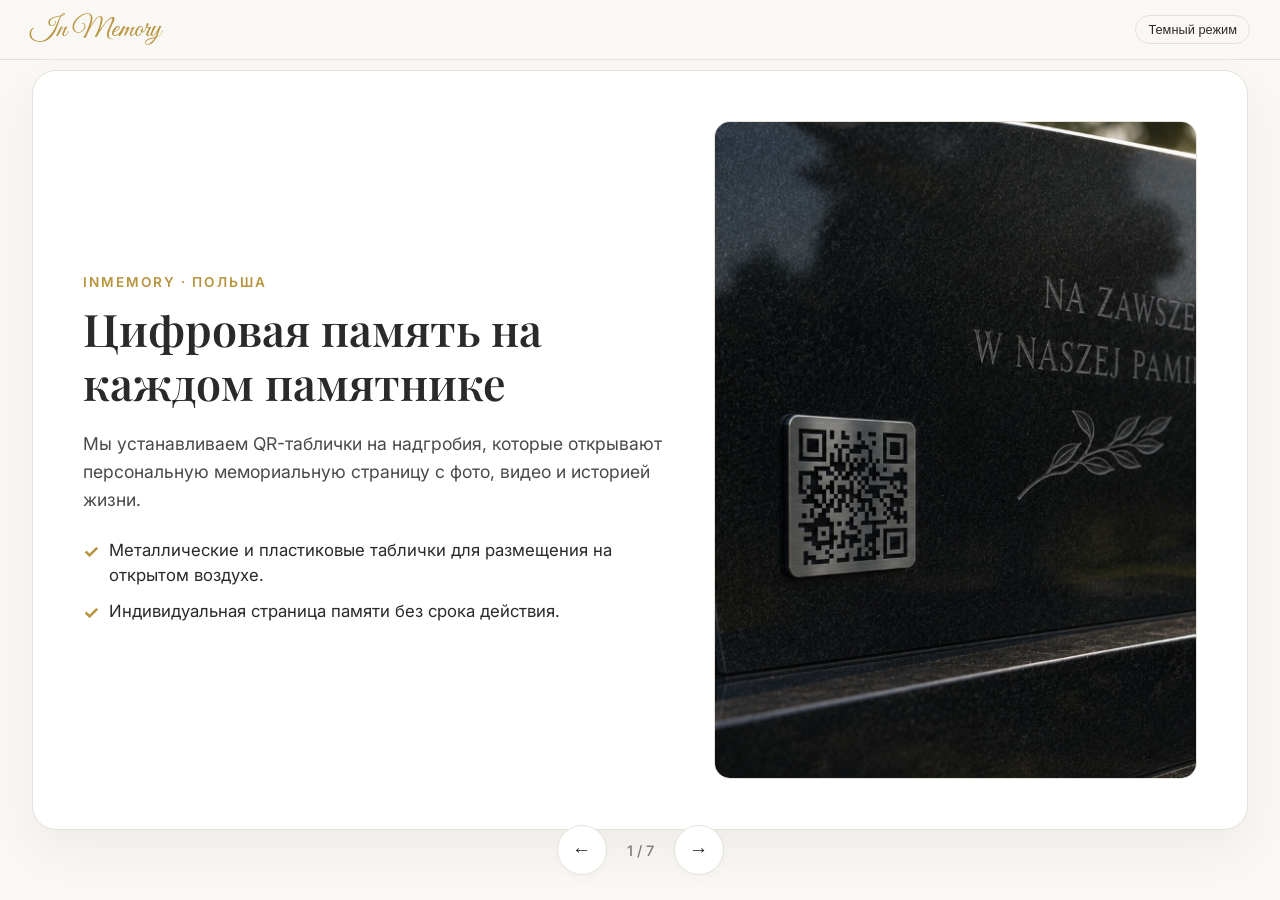
<file: slide_1.html>
<!DOCTYPE html>
<html lang="ru">
<head>
    <meta charset="UTF-8">
    <meta name="viewport" content="width=device-width, initial-scale=1.0, maximum-scale=1.0, user-scalable=no">
    <title>Презентация InMemory — Цифровая Память</title>
    <link href="https://fonts.googleapis.com/css2?family=Inter:wght@300;400;500;600;700&family=Playfair+Display:ital,wght@0,400;0,600;1,400&family=Great+Vibes&display=swap" rel="stylesheet">
    <style>
        :root {
            --bg-color: #faf8f5;
            --text-color: #2c2a29;
            --accent-gold: #b8943f;
            --accent-gold-hover: #c9a84c;
            --border-color: #e5e0d8;
            --card-bg: #ffffff;
            --slide-transition: transform 0.6s cubic-bezier(0.16, 1, 0.3, 1), opacity 0.6s ease;
        }

        [data-theme="dark"] {
            --bg-color: #121110;
            --text-color: #e5e2dd;
            --accent-gold: #c9a84c;
            --accent-gold-hover: #dfbd66;
            --border-color: #2a2826;
            --card-bg: #1c1a19;
        }

        * {
            box-sizing: border-box;
            margin: 0;
            padding: 0;
        }

        body {
            font-family: 'Inter', sans-serif;
            background-color: var(--bg-color);
            color: var(--text-color);
            height: 100vh;
            overflow: hidden;
            display: flex;
            flex-direction: column;
            transition: background-color 0.4s ease, color 0.4s ease;
        }

        /* Top Bar */
        .top-bar {
            height: 60px;
            display: flex;
            justify-content: space-between;
            align-items: center;
            padding: 0 30px;
            border-bottom: 1px solid var(--border-color);
            z-index: 10;
            background: rgba(250, 248, 245, 0.8);
            backdrop-filter: blur(10px);
            position: absolute;
            top: 0;
            left: 0;
            right: 0;
            transition: background-color 0.4s ease;
        }

        [data-theme="dark"] .top-bar {
            background: rgba(18, 17, 16, 0.8);
        }

        .logo-text {
            font-family: 'Great Vibes', cursive;
            font-size: 1.8rem;
            color: var(--accent-gold);
            text-decoration: none;
        }

        .controls {
            display: flex;
            gap: 15px;
            align-items: center;
        }

        .btn-theme {
            background: none;
            border: 1px solid var(--border-color);
            padding: 6px 12px;
            border-radius: 20px;
            color: var(--text-color);
            cursor: pointer;
            font-size: 0.8rem;
            font-weight: 500;
            transition: all 0.3s ease;
        }

        .btn-theme:hover {
            border-color: var(--accent-gold);
            color: var(--accent-gold);
        }

        /* Presentation Container — LARGER SLIDES */
        .presentation-container {
            flex: 1;
            position: relative;
            display: flex;
            align-items: center;
            justify-content: center;
            padding-top: 60px;
            padding-bottom: 60px;
        }

        .slide {
            position: absolute;
            width: 95%;
            max-width: 1280px;
            height: 85%;
            max-height: 760px;
            opacity: 0;
            pointer-events: none;
            transform: translateX(100px);
            transition: var(--slide-transition);
            display: grid;
            grid-template-columns: 1.1fr 0.9fr;
            gap: 40px;
            align-items: center;
            background: var(--card-bg);
            border: 1px solid var(--border-color);
            border-radius: 24px;
            padding: 50px;
            box-shadow: 0 20px 50px rgba(0,0,0,0.05);
        }

        [data-theme="dark"] .slide {
            box-shadow: 0 20px 50px rgba(0,0,0,0.3);
        }

        .slide.active {
            opacity: 1;
            pointer-events: auto;
            transform: translateX(0);
        }

        .slide.prev {
            transform: translateX(-100px);
        }

        /* Typography & Layout elements */
        .slide-info {
            display: flex;
            flex-direction: column;
            justify-content: center;
            height: 100%;
        }

        .slide-tag {
            font-size: 0.85rem;
            text-transform: uppercase;
            letter-spacing: 0.15em;
            color: var(--accent-gold);
            font-weight: 600;
            margin-bottom: 12px;
        }

        .slide-title {
            font-family: 'Playfair Display', serif;
            font-size: 2.8rem;
            font-weight: 600;
            line-height: 1.2;
            margin-bottom: 20px;
            color: var(--text-color);
        }

        .slide-description {
            font-size: 1.1rem;
            line-height: 1.6;
            color: var(--text-color);
            opacity: 0.85;
            margin-bottom: 24px;
        }

        /* Media box with Cover style to expand fully */
        .slide-media {
            width: 100%;
            height: 100%;
            display: flex;
            align-items: center;
            justify-content: center;
            overflow: hidden;
            border-radius: 16px;
            border: 1px solid var(--border-color);
            position: relative;
            background: var(--bg-color);
        }

        .slide-media img {
            width: 100%;
            height: 100%;
            object-fit: cover; /* По умолчанию обрезаем под размер */
            transition: transform 0.8s cubic-bezier(0.16, 1, 0.3, 1);
        }

        /* Специальный класс для визитки и таблиц, чтобы показывать полностью без обрезки */
        .slide-media.contain-media {
            padding: 10px;
            background: var(--bg-color);
        }

        .slide-media.contain-media img {
            object-fit: contain;
        }

        .slide.active .slide-media img {
            transform: scale(1.02);
        }

        /* Lists */
        .features-list {
            list-style: none;
            display: flex;
            flex-direction: column;
            gap: 12px;
        }

        .features-list li {
            display: flex;
            align-items: flex-start;
            gap: 10px;
            font-size: 1.05rem;
            line-height: 1.45;
        }

        .features-list li::before {
            content: "✓";
            color: var(--accent-gold);
            font-weight: bold;
            font-size: 1.15rem;
        }

        /* Full layout option */
        .slide.full-layout {
            grid-template-columns: 1fr;
            max-width: 1000px;
            text-align: center;
        }

        .slide.full-layout .slide-info {
            align-items: center;
        }

        /* Navigation Buttons */
        .nav-nav-btns {
            position: absolute;
            bottom: 25px;
            display: flex;
            gap: 20px;
            align-items: center;
            z-index: 10;
        }

        .btn-nav {
            width: 50px;
            height: 50px;
            border-radius: 50%;
            border: 1px solid var(--border-color);
            background: var(--card-bg);
            color: var(--text-color);
            cursor: pointer;
            display: flex;
            align-items: center;
            justify-content: center;
            font-size: 1.2rem;
            transition: all 0.3s ease;
            box-shadow: 0 4px 10px rgba(0,0,0,0.02);
        }

        .btn-nav:hover {
            border-color: var(--accent-gold);
            color: var(--accent-gold);
            transform: translateY(-2px);
        }

        .slide-counter {
            font-size: 0.9rem;
            font-weight: 500;
            opacity: 0.6;
        }

        /* Full Screen Media Slide */
        .slide.full-media-layout {
            grid-template-columns: 1fr;
            padding: 0;
            overflow: hidden;
            border: none;
        }
        .slide.full-media-layout .slide-media {
            border-radius: 24px;
            border: none;
        }

        /* Pricing Page Columns */
        .pricing-cols {
            display: grid;
            grid-template-columns: 1fr 1fr;
            gap: 24px;
            width: 100%;
            margin-top: 10px;
        }

        .pricing-card {
            background: var(--bg-color);
            border: 1px solid var(--border-color);
            border-radius: 16px;
            padding: 24px;
            display: flex;
            flex-direction: column;
            gap: 12px;
        }

        .pricing-card.premium {
            border-color: var(--accent-gold);
            box-shadow: 0 8px 30px rgba(184, 148, 63, 0.05);
            position: relative;
        }

        .pricing-card.premium::before {
            content: "РЕКОМЕНДУЕМ";
            position: absolute;
            top: -12px;
            right: 20px;
            background: var(--accent-gold);
            color: #fff;
            font-size: 0.7rem;
            font-weight: 700;
            padding: 4px 10px;
            border-radius: 10px;
            letter-spacing: 0.05em;
        }

        .pricing-card-title {
            font-size: 1.3rem;
            font-weight: 600;
            color: var(--text-color);
        }

        .pricing-card-price {
            font-size: 1.8rem;
            font-weight: 700;
            color: var(--accent-gold);
        }

        .pricing-features {
            list-style: none;
            display: flex;
            flex-direction: column;
            gap: 8px;
            font-size: 0.9rem;
            margin-top: 8px;
        }

        .pricing-features li {
            display: flex;
            align-items: flex-start;
            gap: 6px;
        }

        .pricing-features li::before {
            content: "•";
            color: var(--accent-gold);
            font-weight: bold;
        }

        /* Native Offer Table Styles */
        .offer-table-container {
            width: 100%;
            overflow-x: auto;
            background: #ffffff;
            border-radius: 12px;
            border: 1px solid #e2e8f0;
            box-shadow: 0 4px 15px rgba(0, 0, 0, 0.05);
            margin-top: 15px;
            -webkit-overflow-scrolling: touch;
        }
        .offer-table {
            width: 100%;
            border-collapse: collapse;
            font-family: inherit;
            text-align: center;
            min-width: 900px;
        }
        .offer-table th {
            background-color: #0b2240;
            color: #ffffff;
            font-weight: 600;
            font-size: 0.8rem;
            text-transform: uppercase;
            padding: 14px 8px;
            border: 1px solid #1e293b;
            letter-spacing: 0.03em;
        }
        .offer-table td {
            padding: 16px 8px;
            border: 1px solid #e2e8f0;
            color: #0f172a;
            vertical-align: middle;
        }
        .offer-table tr:nth-child(even) td {
            background-color: #f8fafc;
        }
        .offer-table .plan-num {
            font-size: 1.8rem;
            font-weight: 800;
            color: #0b2240;
            line-height: 1;
        }
        .offer-table .plan-name {
            font-size: 1.15rem;
            font-weight: 700;
            color: #0b2240;
            margin-bottom: 10px;
        }
        .offer-table .price-val {
            font-size: 1.45rem;
            font-weight: 700;
            color: #0b2240;
        }
        .offer-table .price-val.gold {
            color: #cf9834;
        }
        .offer-table .features-cell {
            text-align: left;
            padding-left: 20px;
            font-size: 0.85rem;
            line-height: 1.4;
            color: #334155;
        }
        .offer-table .features-cell ul {
            list-style: none;
            margin: 0;
            padding: 0;
        }
        .offer-table .features-cell li {
            display: flex;
            align-items: center;
            gap: 8px;
            margin-bottom: 6px;
        }
        .offer-table .features-cell li.unchecked {
            color: #94a3b8;
            opacity: 0.65;
        }
        .offer-footer {
            display: flex;
            justify-content: space-between;
            gap: 20px;
            margin-top: 15px;
            width: 100%;
        }
        .offer-footer-card {
            display: flex;
            align-items: center;
            gap: 12px;
            background: #f8fafc;
            padding: 10px 15px;
            border-radius: 8px;
            border: 1px solid #e2e8f0;
            flex: 1;
            font-size: 0.85rem;
            color: #334155;
            text-align: left;
        }
        .qr-badge-box {
            display: flex;
            align-items: center;
            justify-content: center;
            width: 44px;
            height: 44px;
            border-radius: 8px;
            border: 1.5px solid #0b2240;
            background: #ffffff;
            flex-shrink: 0;
        }
        .qr-badge-box.gold {
            border-color: #cf9834;
            background: #fffdf5;
        }

        /* Responsive Mobile Layout */
        @media (max-width: 900px) {
            html, body {
                width: 100%;
                max-width: 100%;
                overflow-x: hidden;
                height: 100dvh;
                height: 100vh;
            }
            .top-bar {
                height: 50px;
                padding: 0 15px;
            }
            .logo-text {
                font-size: 1.4rem;
            }
            .presentation-container {
                position: absolute;
                top: 50px;
                bottom: 0;
                left: 0;
                right: 0;
                padding: 0;
                overflow: hidden;
                width: 100%;
                max-width: 100%;
            }
            .slide {
                position: absolute;
                top: 15px;
                bottom: 80px;
                left: 10px;
                right: 10px;
                width: auto;
                height: auto;
                max-height: none;
                grid-template-columns: minmax(0, 1fr); /* Force children to respect bounds */
                grid-template-rows: auto 1fr;
                gap: 15px;
                padding: 16px;
                overflow-y: auto; 
                overflow-x: hidden; /* Lock horizontal scrolling */
                -webkit-overflow-scrolling: touch;
            }
            .slide-info {
                width: 100%;
                min-width: 0;
                overflow-x: hidden;
            }
            .slide.full-media-layout {
                padding: 0;
            }
            .slide-title {
                font-size: 1.5rem;
                margin-bottom: 8px;
            }
            .slide-description {
                font-size: 0.95rem;
                line-height: 1.4;
                margin-bottom: 12px;
            }
            .features-list li {
                font-size: 0.9rem;
                line-height: 1.3;
                margin-bottom: 5px;
            }
            .slide-media, .slide-media.contain-media {
                height: 240px;
                padding: 0;
                margin-left: -16px;
                margin-right: -16px;
                margin-bottom: -16px;
                width: calc(100% + 32px);
                border: none;
                border-radius: 0 0 24px 24px;
            }
            .slide-media img, .slide-media.contain-media img {
                width: 100%;
                height: 100%;
                object-fit: cover;
                border-radius: 0 0 24px 24px;
            }
            .pricing-cols {
                grid-template-columns: 1fr;
                gap: 12px;
            }
            .pricing-card {
                padding: 12px;
            }
            .pricing-card-title {
                font-size: 1.05rem;
            }
            .pricing-card-price {
                font-size: 1.4rem;
            }
            .nav-nav-btns {
                position: absolute;
                bottom: 15px;
                left: 50%;
                transform: translateX(-50%);
                width: auto;
                z-index: 20;
            }
            .btn-nav {
                width: 44px;
                height: 44px;
                font-size: 1rem;
            }
            /* Table optimization for mobile */
            .offer-table-container {
                margin-top: 10px;
            }
            .offer-footer {
                flex-direction: column;
                gap: 10px;
            }
            .offer-footer-card {
                min-width: 0;
                width: 100%;
            }
        }
    </style>
</head>
<body>

    <!-- Top Bar -->
    <header class="top-bar">
        <span class="logo-text">In Memory</span>
        <div class="controls">
            <button class="btn-theme" id="theme-btn">Темный режим</button>
        </div>
    </header>

    <!-- Presentation slides -->
    <main class="presentation-container">

        <!-- Slide 1: Welcome -->
        <div class="slide active">
            <div class="slide-info">
                <span class="slide-tag">InMemory · Польша</span>
                <h1 class="slide-title">Цифровая память на каждом памятнике</h1>
                <p class="slide-description">Мы устанавливаем QR-таблички на надгробия, которые открывают персональную мемориальную страницу с фото, видео и историей жизни.</p>
                <ul class="features-list">
                    <li>Металлические и пластиковые таблички для размещения на открытом воздухе.</li>
                    <li>Индивидуальная страница памяти без срока действия.</li>
                </ul>
            </div>
            <div class="slide-media">
                <img src="monument_wide.jpg" alt="Памятник с QR-кодом">
            </div>
        </div>

        <!-- Slide 2: The Core Product -->
        <div class="slide">
            <div class="slide-info">
                <span class="slide-tag">Принцип работы</span>
                <h1 class="slide-title">Сканирование — и страница открыта</h1>
                <p class="slide-description">Табличка с QR-кодом крепится на памятник. При сканировании любым смартфоном — без приложений — открывается мемориальная страница.</p>
                <ul class="features-list">
                    <li>Работает с любым смартфоном через стандартную камеру.</li>
                    <li>Доступ к странице — в любое время, прямо у надгробия.</li>
                    <li>Контент управляется семьёй: публичный или закрытый режим.</li>
                </ul>
            </div>
            <div class="slide-media contain-media">
                <img src="business_card_front.png" alt="Визитка InMemory">
            </div>
        </div>

        <!-- Slide 3: Durability -->
        <div class="slide">
            <div class="slide-info">
                <span class="slide-tag">Материалы</span>
                <h1 class="slide-title">Два формата. Оба — на десятилетия</h1>
                <p class="slide-description">Таблички разработаны для постоянного размещения на открытом воздухе и не требуют обслуживания.</p>
                <ul class="features-list">
                    <li><strong>Пластик:</strong> Ударопрочный композит, устойчив к влаге, морозу и UV-излучению.</li>
                    <li><strong>Металл:</strong> Нержавеющая сталь с лазерной гравировкой. Премиум-формат.</li>
                    <li>Не выгорают, не деформируются, не требуют замены.</li>
                </ul>
            </div>
            <div class="slide-media">
                <img src="monument_close.jpg" alt="Крупный план таблички памяти">
            </div>
        </div>

        <!-- Slide 4: Pricing packages (Text/Features) -->
        <div class="slide">
            <div class="slide-info" style="grid-column: span 2;">
                <span class="slide-tag">Тарифы</span>
                <h1 class="slide-title" style="font-size: 2.2rem; margin-bottom: 10px;">Два тарифа. Без скрытых условий</h1>
                <p class="slide-description" style="margin-bottom: 20px;">Фиксированная стоимость. Всё включено. QR-табличка оплачивается отдельно по выбору клиента:</p>
                
                <div class="pricing-cols">
                    <!-- Plan 1 -->
                    <div class="pricing-card">
                        <div class="pricing-card-title">Plan zwykły</div>
                        <div class="pricing-card-price">350 zł <span style="font-size: 0.9rem; font-weight: normal; color: var(--text-color); opacity: 0.6;">(+49 zł пластик / +149 zł металл)</span></div>
                        <ul class="pricing-features">
                            <li>Персональная страница памяти</li>
                            <li>Стандартный, чистый дизайн</li>
                            <li>Размещение до 15 фотографий</li>
                            <li>Хостинг страницы включен</li>
                        </ul>
                    </div>
                    <!-- Plan 2 -->
                    <div class="pricing-card premium">
                        <div class="pricing-card-title">Plan Premium</div>
                        <div class="pricing-card-price">550 zł <span style="font-size: 0.9rem; font-weight: normal; color: var(--text-color); opacity: 0.6;">(+49 zł пластик / +149 zł металл)</span></div>
                        <ul class="pricing-features">
                            <li>Все базовые функции мемориала</li>
                            <li><strong>Безлимитное количество фотографий и видео</strong></li>
                            <li><strong>Индивидуальный расширенный дизайн страницы</strong></li>
                            <li><strong>Профессиональное улучшение и ретушь 10 фотографий</strong></li>
                            <li><strong>Создание памятного видеоклипа (neuro-film) с музыкой</strong></li>
                            <li><strong>Приоритетная поддержка и быстрое наполнение</strong></li>
                        </ul>
                    </div>
                </div>
            </div>
        </div>

        <!-- Slide 5: Oferta Pakietow Custom Native Table -->
        <div class="slide" style="grid-template-columns: 1fr; width: 95%; max-width: 1200px;">
            <div class="slide-info" style="align-items: flex-start; width: 100%;">
                <h1 class="slide-title" style="color: #0b2240; font-size: 2.2rem; font-weight: 800; margin-bottom: 5px; text-transform: uppercase; letter-spacing: -0.5px;">Oferta pakietów</h1>
                
                <div class="offer-table-container">
                    <table class="offer-table">
                        <thead>
                            <tr>
                                <th style="width: 15%;">Pakiet</th>
                                <th style="width: 30%;">Co zawiera</th>
                                <th style="width: 11%;">Cena strony</th>
                                <th style="width: 11%;">+ Plastikowy kod QR</th>
                                <th style="width: 11%;">Razem z plastikiem</th>
                                <th style="width: 11%;">+ Metalowy kod QR</th>
                                <th style="width: 11%;">Razem z metalem</th>
                            </tr>
                        </thead>
                        <tbody>
                            <!-- Plan 1 -->
                            <tr>
                                <td>
                                    <div class="plan-num">1</div>
                                    <div class="plan-name">Zwykły Plan</div>
                                    <!-- Open Book and Candle SVG -->
                                    <svg width="60" height="50" viewBox="0 0 100 80" fill="none" xmlns="http://www.w3.org/2000/svg" style="margin-top: 5px;">
                                        <path d="M10 65C25 60 45 60 50 65C55 60 75 60 90 65V25C75 20 55 20 50 25C45 20 25 20 10 25V65Z" stroke="#cf9834" stroke-width="2.5" stroke-linecap="round" stroke-linejoin="round"/>
                                        <path d="M50 25V65" stroke="#cf9834" stroke-width="2.5"/>
                                        <rect x="68" y="32" width="6" height="20" rx="1.5" fill="#cf9834"/>
                                        <path d="M71 25C72.5 28 71 30 71 32C71 30 69.5 28 71 25Z" fill="#d97706"/>
                                    </svg>
                                </td>
                                <td class="features-cell">
                                    <ul>
                                        <li>
                                            <svg width="16" height="16" viewBox="0 0 24 24" fill="none" stroke="#cf9834" stroke-width="3" stroke-linecap="round" stroke-linejoin="round"><circle cx="12" cy="12" r="10"/><polyline points="7.5 11.5 11 15 16.5 9"/></svg>
                                            Strona internetowa do 15 zdjęć
                                        </li>
                                        <li>
                                            <svg width="16" height="16" viewBox="0 0 24 24" fill="none" stroke="#cf9834" stroke-width="3" stroke-linecap="round" stroke-linejoin="round"><circle cx="12" cy="12" r="10"/><polyline points="7.5 11.5 11 15 16.5 9"/></svg>
                                            Podstawowy design
                                        </li>
                                        <li class="unchecked">
                                            <svg width="16" height="16" viewBox="0 0 24 24" fill="none" stroke="#cbd5e1" stroke-width="2"><circle cx="12" cy="12" r="10"/></svg>
                                            Bezlimitowe zdjęcia/film
                                        </li>
                                        <li class="unchecked">
                                            <svg width="16" height="16" viewBox="0 0 24 24" fill="none" stroke="#cbd5e1" stroke-width="2"><circle cx="12" cy="12" r="10"/></svg>
                                            Rozszerzony design
                                        </li>
                                        <li class="unchecked">
                                            <svg width="16" height="16" viewBox="0 0 24 24" fill="none" stroke="#cbd5e1" stroke-width="2"><circle cx="12" cy="12" r="10"/></svg>
                                            Ulepszamy bezpłatnie 10 zdjęć
                                        </li>
                                        <li class="unchecked">
                                            <svg width="16" height="16" viewBox="0 0 24 24" fill="none" stroke="#cbd5e1" stroke-width="2"><circle cx="12" cy="12" r="10"/></svg>
                                            Tworzymy neuro film
                                        </li>
                                        <li class="unchecked">
                                            <svg width="16" height="16" viewBox="0 0 24 24" fill="none" stroke="#cbd5e1" stroke-width="2"><circle cx="12" cy="12" r="10"/></svg>
                                            Priorytetowa obsługa
                                        </li>
                                    </ul>
                                </td>
                                <td class="price-val" style="font-size: 1.6rem;">350 zł</td>
                                <td class="price-val gold">+49 zł</td>
                                <td class="price-val" style="font-size: 1.6rem;">399 zł</td>
                                <td class="price-val gold">+149 zł</td>
                                <td class="price-val" style="font-size: 1.6rem;">499 zł</td>
                            </tr>
                            
                            <!-- Plan 2 -->
                            <tr>
                                <td>
                                    <div class="plan-num">2</div>
                                    <div class="plan-name">Premium Plan</div>
                                    <!-- Tree with Roots SVG -->
                                    <svg width="60" height="50" viewBox="0 0 100 100" fill="none" xmlns="http://www.w3.org/2000/svg" style="margin-top: 5px;">
                                        <path d="M50 15C35 15 25 25 28 38C22 42 22 50 28 55C25 62 32 70 42 68C45 72 55 72 58 68C68 70 75 62 72 55C78 50 78 42 72 38C75 25 65 15 50 15Z" stroke="#cf9834" stroke-width="2.5" stroke-linejoin="round"/>
                                        <circle cx="42" cy="28" r="2" fill="#cf9834"/>
                                        <circle cx="58" cy="28" r="2" fill="#cf9834"/>
                                        <circle cx="50" cy="36" r="2.5" fill="#cf9834"/>
                                        <circle cx="36" cy="40" r="2" fill="#cf9834"/>
                                        <circle cx="64" cy="40" r="2" fill="#cf9834"/>
                                        <circle cx="44" cy="48" r="2" fill="#cf9834"/>
                                        <circle cx="56" cy="48" r="2" fill="#cf9834"/>
                                        <path d="M48 55V68C48 70 45 72 40 73M52 55V68C52 70 55 72 60 73" stroke="#cf9834" stroke-width="2.5" stroke-linecap="round"/>
                                        <path d="M50 58V68" stroke="#cf9834" stroke-width="1.5"/>
                                        <path d="M50 68C45 71 38 72 30 75M50 68C50 72 48 76 42 79M50 68C52 72 54 76 60 79M50 68C55 71 62 72 70 75" stroke="#cf9834" stroke-width="2" stroke-linecap="round"/>
                                    </svg>
                                </td>
                                <td class="features-cell">
                                    <ul>
                                        <li>
                                            <svg width="16" height="16" viewBox="0 0 24 24" fill="none" stroke="#cf9834" stroke-width="3" stroke-linecap="round" stroke-linejoin="round"><circle cx="12" cy="12" r="10"/><polyline points="7.5 11.5 11 15 16.5 9"/></svg>
                                            Strona internetowa do 15 zdjęć
                                        </li>
                                        <li>
                                            <svg width="16" height="16" viewBox="0 0 24 24" fill="none" stroke="#cf9834" stroke-width="3" stroke-linecap="round" stroke-linejoin="round"><circle cx="12" cy="12" r="10"/><polyline points="7.5 11.5 11 15 16.5 9"/></svg>
                                            Bezlimitowe zdjęcia/film
                                        </li>
                                        <li>
                                            <svg width="16" height="16" viewBox="0 0 24 24" fill="none" stroke="#cf9834" stroke-width="3" stroke-linecap="round" stroke-linejoin="round"><circle cx="12" cy="12" r="10"/><polyline points="7.5 11.5 11 15 16.5 9"/></svg>
                                            Rozszerzony design
                                        </li>
                                        <li>
                                            <svg width="16" height="16" viewBox="0 0 24 24" fill="none" stroke="#cf9834" stroke-width="3" stroke-linecap="round" stroke-linejoin="round"><circle cx="12" cy="12" r="10"/><polyline points="7.5 11.5 11 15 16.5 9"/></svg>
                                            Ulepszamy bezpłatnie 10 zdjęć
                                        </li>
                                        <li>
                                            <svg width="16" height="16" viewBox="0 0 24 24" fill="none" stroke="#cf9834" stroke-width="3" stroke-linecap="round" stroke-linejoin="round"><circle cx="12" cy="12" r="10"/><polyline points="7.5 11.5 11 15 16.5 9"/></svg>
                                            Tworzymy neuro film
                                        </li>
                                        <li>
                                            <svg width="16" height="16" viewBox="0 0 24 24" fill="none" stroke="#cf9834" stroke-width="3" stroke-linecap="round" stroke-linejoin="round"><circle cx="12" cy="12" r="10"/><polyline points="7.5 11.5 11 15 16.5 9"/></svg>
                                            Priorytetowa obsługa
                                        </li>
                                    </ul>
                                </td>
                                <td class="price-val" style="font-size: 1.6rem;">550 zł</td>
                                <td class="price-val gold">+49 zł</td>
                                <td class="price-val" style="font-size: 1.6rem;">599 zł</td>
                                <td class="price-val gold">+149 zł</td>
                                <td class="price-val" style="font-size: 1.6rem;">699 zł</td>
                            </tr>
                        </tbody>
                    </table>
                </div>

                <div class="offer-footer">
                    <div class="offer-footer-card">
                        <div class="qr-badge-box">
                            <!-- Blue plastic styled QR placeholder -->
                            <svg width="24" height="24" viewBox="0 0 24 24" fill="none" stroke="#0b2240" stroke-width="2"><rect x="3" y="3" width="18" height="18" rx="2"/><rect x="7" y="7" width="3" height="3"/><rect x="14" y="7" width="3" height="3"/><rect x="7" y="14" width="3" height="3"/><path d="M14 14h3v3h-3z"/></svg>
                        </div>
                        <div>
                            <strong>Plastikowy kod QR</strong> – trwały, odporny na warunki atmosferyczne.
                        </div>
                    </div>
                    <div class="offer-footer-card">
                        <div class="qr-badge-box gold">
                            <!-- Golden metal styled QR placeholder -->
                            <svg width="24" height="24" viewBox="0 0 24 24" fill="none" stroke="#cf9834" stroke-width="2"><rect x="3" y="3" width="18" height="18" rx="2"/><rect x="7" y="7" width="3" height="3"/><rect x="14" y="7" width="3" height="3"/><rect x="7" y="14" width="3" height="3"/><path d="M14 14h3v3h-3z"/></svg>
                        </div>
                        <div>
                            <strong>Metalowy kod QR</strong> – elegancki, wytrzymały, idealny на pomnik.
                        </div>
                    </div>
                </div>
            </div>
        </div>

        <!-- Slide 6: Partner Program -->
        <div class="slide">
            <div class="slide-info">
                <span class="slide-tag">Партнёрская программа</span>
                <h1 class="slide-title">Для каменных мастерских</h1>
                <p class="slide-description">Готовая модель сотрудничества без вложений и технических знаний.</p>
                <ul class="features-list">
                    <li><strong>Комиссия с каждой продажи</strong> — фиксированная, прозрачная, без минимального порога.</li>
                    <li><strong>Ваша задача — передать табличку клиенту.</strong> Всё остальное — создание страницы, наполнение, поддержка — на нашей стороне.</li>
                    <li><strong>Никаких технических требований</strong> — работает как дополнительная услуга к вашему основному предложению.</li>
                </ul>
            </div>
            <div class="slide-media">
                <img src="monument_wide.jpg" alt="Сотрудничество">
            </div>
        </div>

        <!-- Slide 7: Contacts -->
        <div class="slide full-layout">
            <div class="slide-info">
                <span class="slide-tag">Контакты</span>
                <h1 class="slide-title">Свяжитесь с нами</h1>
                <p class="slide-description" style="max-width: 560px; margin-bottom: 30px;">
                    Готовы обсудить сотрудничество. Пришлём бесплатный образец таблички по запросу. Работаем по всей Польше.
                </p>

                <div style="display: flex; flex-direction: column; gap: 14px; margin-bottom: 32px;">
                    <div style="display: flex; align-items: center; gap: 12px; font-size: 1.15rem; font-weight: 600;">
                        <span style="color: var(--accent-gold); font-size: 1.1rem;">📞</span>
                        <a href="tel:+48733590547" style="color: var(--text-color); text-decoration: none;">+48 733 590 547</a>
                    </div>
                    <div style="display: flex; align-items: center; gap: 12px; font-size: 1.15rem; font-weight: 600;">
                        <span style="color: var(--accent-gold); font-size: 1.1rem;">📞</span>
                        <a href="tel:+48731575536" style="color: var(--text-color); text-decoration: none;">+48 731 575 536</a>
                    </div>
                    <div style="display: flex; align-items: center; gap: 12px; font-size: 1.05rem;">
                        <span style="color: var(--accent-gold); font-size: 1.1rem;">✉️</span>
                        <a href="mailto:in.memory.support@gmail.com" style="color: var(--text-color); text-decoration: none; border-bottom: 1px dashed var(--accent-gold);">in.memory.support@gmail.com</a>
                    </div>
                </div>

                <p style="font-size: 0.9rem; opacity: 0.5; max-width: 480px;">
                    Возможна личная встреча в вашей мастерской.
                </p>
            </div>
        </div>

        <!-- Navigation buttons -->
        <div class="nav-nav-btns">
            <button class="btn-nav" id="prev-btn">←</button>
            <span class="slide-counter" id="counter-txt">1 / 7</span>
            <button class="btn-nav" id="next-btn">→</button>
        </div>

    </main>

    <script>
        const slides = document.querySelectorAll('.slide');
        const prevBtn = document.getElementById('prev-btn');
        const nextBtn = document.getElementById('next-btn');
        const counterTxt = document.getElementById('counter-txt');
        const themeBtn = document.getElementById('theme-btn');
        
        let currentSlide = 0;

        function updateSlides() {
            slides.forEach((slide, idx) => {
                slide.classList.remove('active', 'prev');
                if (idx === currentSlide) {
                    slide.classList.add('active');
                } else if (idx < currentSlide) {
                    slide.classList.add('prev');
                }
            });
            counterTxt.textContent = `${currentSlide + 1} / ${slides.length}`;
        }

        prevBtn.addEventListener('click', () => {
            if (currentSlide > 0) {
                currentSlide--;
                updateSlides();
            }
        });

        nextBtn.addEventListener('click', () => {
            if (currentSlide < slides.length - 1) {
                currentSlide++;
                updateSlides();
            }
        });

        // Key controls
        document.addEventListener('keydown', (e) => {
            if (e.key === 'ArrowRight' || e.key === ' ') {
                if (currentSlide < slides.length - 1) {
                    currentSlide++;
                    updateSlides();
                }
            } else if (e.key === 'ArrowLeft') {
                if (currentSlide > 0) {
                    currentSlide--;
                    updateSlides();
                }
            }
        });

        // Dark/Light toggle
        themeBtn.addEventListener('click', () => {
            const hasDark = document.body.hasAttribute('data-theme');
            if (hasDark) {
                document.body.removeAttribute('data-theme');
                themeBtn.textContent = 'Темный режим';
            } else {
                document.body.setAttribute('data-theme', 'dark');
                themeBtn.textContent = 'Светлый режим';
            }
        });
    </script>
</body>
</html>
</file>
